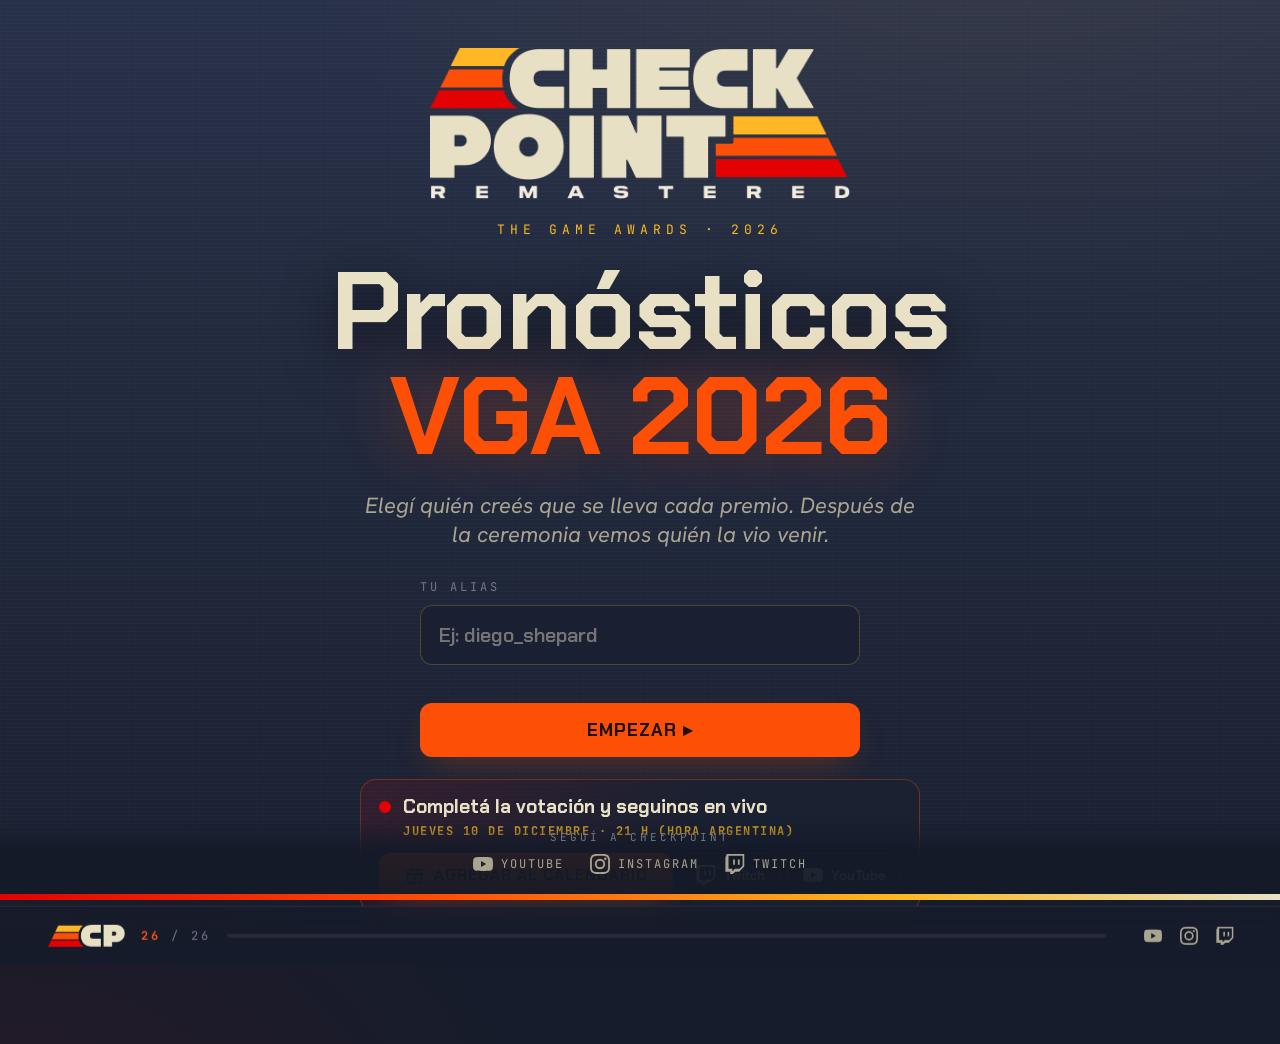
<file: index.html>
<!DOCTYPE html>
<html lang="es">
<head>
<meta charset="UTF-8">
<meta name="viewport" content="width=device-width, initial-scale=1.0">
<title>Pronósticos VGA 2026 · Checkpoint Remastered</title>
<meta name="description" content="¿Quién se lleva cada premio de The Game Awards 2026? Armá tu pronóstico y competí en el ranking de Checkpoint.">
<meta property="og:type" content="website">
<meta property="og:site_name" content="Checkpoint Remastered">
<meta property="og:title" content="Pronósticos VGA 2026 · Checkpoint Remastered">
<meta property="og:description" content="¿Quién se lleva cada premio de The Game Awards 2026? Armá tu pronóstico y competí en el ranking de Checkpoint.">
<meta property="og:url" content="https://checkpointvg.github.io/vga/">
<meta property="og:image" content="https://checkpointvg.github.io/vga/assets/og.jpg">
<meta property="og:image:width" content="1200">
<meta property="og:image:height" content="630">
<meta property="og:locale" content="es_AR">
<meta name="twitter:card" content="summary_large_image">
<meta name="theme-color" content="#222a3e">
<link rel="icon" type="image/png" sizes="64x64" href="assets/favicon.png">
<link rel="apple-touch-icon" href="assets/apple-touch-icon.png">
<link rel="preconnect" href="https://fonts.googleapis.com">
<link rel="preconnect" href="https://fonts.gstatic.com" crossorigin>
<link href="https://fonts.googleapis.com/css2?family=Chakra+Petch:wght@500;600;700&family=Hanken+Grotesk:wght@400;500;600;700&family=JetBrains+Mono:wght@500;700&display=swap" rel="stylesheet">
<link rel="stylesheet" href="styles.css?v=6d735504">
</head>
<body class="on-intro">

<div class="fx" aria-hidden="true">
    <div class="grid"></div>
    <div class="scan"></div>
    <div class="sonar"><span></span><span></span><span></span></div>
</div>
<div class="hull-stripe" aria-hidden="true"></div>

<main class="app">

    <!-- INTRO -->
    <section class="screen" id="intro">
        <img class="logo reveal" style="--d:0" src="assets/logo-cierre.png" alt="Checkpoint Remastered">
        <div class="meta reveal" style="--d:1">The Game Awards · 2026</div>
        <h1 class="reveal" style="--d:2">Pronósticos<br><em>VGA 2026</em></h1>
        <p class="sub reveal" style="--d:3">Elegí quién creés que se lleva cada premio. Después de la ceremonia vemos quién la vio venir.</p>
        <form class="alias-box reveal" style="--d:4" id="aliasForm" novalidate>
            <label for="alias">Tu alias</label>
            <input id="alias" name="alias" type="text" maxlength="40" autocomplete="nickname" placeholder="Ej: diego_shepard" required>
            <div class="err" id="aliasErr" role="alert"></div>
            <button class="btn" type="submit" id="startBtn">Empezar ▸</button>
        </form>
        <div class="live-slot reveal" style="--d:5" data-variant="intro"></div>
    </section>

    <!-- CATEGORÍA -->
    <section class="screen" id="cat">
        <div class="head reveal" style="--d:0">
            <span class="bar"></span>
            <h2 id="catTitle"></h2>
        </div>
        <div class="kicker reveal" style="--d:1" id="catKicker"></div>
        <div class="cards" id="cards"></div>
        <div class="cat-nav reveal" style="--d:9">
            <button class="btn ghost" id="prevBtn" type="button">◂ Anterior</button>
            <span class="spacer"></span>
            <span class="hint">Teclas 1–6 eligen · ← → navegan</span>
            <button class="btn" id="nextBtn" type="button">Siguiente ▸</button>
        </div>
    </section>

    <!-- RESUMEN -->
    <section class="screen" id="review">
        <div class="head reveal" style="--d:0">
            <span class="bar"></span>
            <h2>Tu boleta</h2>
        </div>
        <div class="voter reveal" style="--d:1">Votante: <b id="voterName"></b></div>
        <div class="summary" id="summary"></div>
        <div class="send-bar reveal" style="--d:6">
            <button class="btn ghost" id="backBtn" type="button">◂ Volver</button>
            <button class="btn" id="sendBtn" type="button">Enviar pronóstico ▸</button>
            <span class="note" id="sendNote" role="status"></span>
        </div>
    </section>

    <!-- FINAL -->
    <section class="screen" id="done">
        <div class="badge reveal" style="--d:0">Checkpoint guardado</div>
        <h1 class="reveal" style="--d:1">¡Voto<br>registrado!</h1>
        <p class="reveal" style="--d:2" id="doneText"></p>
        <div class="goty reveal" style="--d:3" id="gotyBox"><small>Tu Game of the Year</small><b id="gotyPick"></b></div>
        <div class="reveal" style="--d:4; display:flex; gap:12px; flex-wrap:wrap; justify-content:center">
            <a class="btn" href="ranking.html" style="text-decoration:none">Ver ranking en vivo ▸</a>
            <button class="btn ghost" id="againBtn" type="button">Cambiar mi pronóstico</button>
        </div>
        <div class="share reveal" style="--d:5" id="shareBox">
            <small>Desafiá a tus amigos</small>
            <div class="share-body">
                <button class="share-preview" id="sharePreview" type="button" aria-label="Descargar imagen de mi pronóstico"><img id="shareImg" alt="Imagen de tu pronóstico"></button>
                <div class="share-actions">
                    <button class="btn" id="shareBtn" type="button"><svg><use href="#i-share"/></svg>Compartir</button>
                    <div class="share-row">
                        <a class="share-ico" id="shareWa" target="_blank" rel="noopener" aria-label="Compartir por WhatsApp"><svg><use href="#i-whatsapp"/></svg><span>WhatsApp</span></a>
                        <button class="share-ico" id="shareIg" type="button" aria-label="Imagen para historia de Instagram"><svg><use href="#i-instagram"/></svg><span>Historia</span></button>
                        <a class="share-ico" id="shareX" target="_blank" rel="noopener" aria-label="Compartir en X"><svg><use href="#i-x"/></svg><span>X</span></a>
                        <button class="share-ico" id="shareCopy" type="button" aria-label="Copiar link"><svg><use href="#i-link"/></svg><span>Link</span></button>
                    </div>
                </div>
            </div>
        </div>
        <div class="live-slot reveal" style="--d:6" data-variant="done"></div>
    </section>

</main>

<!-- Íconos de redes (se reutilizan con <use>) -->
<svg width="0" height="0" style="position:absolute" aria-hidden="true">
    <symbol id="i-youtube" viewBox="0 0 24 24"><path d="M23.5 6.2a3 3 0 0 0-2.1-2.1C19.5 3.6 12 3.6 12 3.6s-7.5 0-9.4.5A3 3 0 0 0 .5 6.2 31 31 0 0 0 0 12a31 31 0 0 0 .5 5.8 3 3 0 0 0 2.1 2.1c1.9.5 9.4.5 9.4.5s7.5 0 9.4-.5a3 3 0 0 0 2.1-2.1A31 31 0 0 0 24 12a31 31 0 0 0-.5-5.8zM9.6 15.6V8.4l6.2 3.6-6.2 3.6z"/></symbol>
    <symbol id="i-instagram" viewBox="0 0 24 24"><path d="M12 2.2c3.2 0 3.6 0 4.8.1 3.2.1 4.8 1.7 4.9 4.9.1 1.3.1 1.6.1 4.8s0 3.6-.1 4.8c-.1 3.2-1.7 4.8-4.9 4.9-1.3.1-1.6.1-4.8.1s-3.6 0-4.8-.1c-3.3-.1-4.8-1.7-4.9-4.9C2.2 15.6 2.2 15.2 2.2 12s0-3.6.1-4.8C2.4 3.9 3.9 2.4 7.2 2.3 8.4 2.2 8.8 2.2 12 2.2zM12 0C8.7 0 8.3 0 7.1.1 2.7.3.3 2.7.1 7.1 0 8.3 0 8.7 0 12s0 3.7.1 4.9c.2 4.4 2.6 6.8 7 7 1.2.1 1.6.1 4.9.1s3.7 0 4.9-.1c4.4-.2 6.8-2.6 7-7 .1-1.2.1-1.6.1-4.9s0-3.7-.1-4.9c-.2-4.4-2.6-6.8-7-7C15.7 0 15.3 0 12 0zm0 5.8a6.2 6.2 0 1 0 0 12.4 6.2 6.2 0 0 0 0-12.4zM12 16a4 4 0 1 1 0-8 4 4 0 0 1 0 8zm6.4-11.8a1.4 1.4 0 1 0 0 2.9 1.4 1.4 0 0 0 0-2.9z"/></symbol>
    <symbol id="i-whatsapp" viewBox="0 0 24 24"><path d="M17.5 14.4c-.3-.1-1.8-.9-2-1-.3-.1-.5-.1-.7.1-.2.3-.8 1-.9 1.2-.2.2-.3.2-.6.1-.3-.1-1.3-.5-2.4-1.5-.9-.8-1.5-1.8-1.7-2.1-.2-.3 0-.5.1-.6l.4-.5c.2-.2.2-.3.3-.5.1-.2 0-.4 0-.5l-.9-2.2c-.2-.6-.5-.5-.7-.5h-.6c-.2 0-.5.1-.8.4-.3.3-1 1-1 2.5s1.1 2.9 1.2 3.1c.1.2 2.1 3.2 5.1 4.5.7.3 1.3.5 1.7.6.7.2 1.4.2 1.9.1.6-.1 1.8-.7 2-1.4.2-.7.2-1.3.2-1.4-.1-.2-.3-.3-.6-.4zM12 21.8c-1.8 0-3.5-.5-5-1.4l-.4-.2-3.7 1 1-3.6-.2-.4A9.8 9.8 0 0 1 2.2 12C2.2 6.6 6.6 2.2 12 2.2c2.6 0 5.1 1 6.9 2.9a9.7 9.7 0 0 1 2.9 6.9c0 5.4-4.4 9.8-9.8 9.8zM20.5 3.5A11.8 11.8 0 0 0 12 0C5.4 0 .1 5.3.1 11.9c0 2.1.6 4.2 1.6 6L0 24l6.3-1.7c1.7.9 3.7 1.4 5.7 1.4 6.6 0 11.9-5.3 11.9-11.9 0-3.2-1.2-6.2-3.4-8.3z"/></symbol>
    <symbol id="i-x" viewBox="0 0 24 24"><path d="M18.2 2.3h3.4l-7.4 8.4 8.7 11.5h-6.8l-5.3-7-6.1 7H1.3l7.9-9L.9 2.3h7l4.8 6.4 5.5-6.4zm-1.2 17.9h1.9L7 4.2H5l12 16z"/></symbol>
    <symbol id="i-link" viewBox="0 0 24 24" fill="none" stroke="currentColor" stroke-width="2.2" stroke-linecap="round"><path d="M10 14a5 5 0 0 0 7 0l3-3a5 5 0 0 0-7-7l-1 1"/><path d="M14 10a5 5 0 0 0-7 0l-3 3a5 5 0 0 0 7 7l1-1"/></symbol>
    <symbol id="i-share" viewBox="0 0 24 24" fill="none" stroke="currentColor" stroke-width="2.4" stroke-linecap="round" stroke-linejoin="round"><path d="M12 15V3M7 8l5-5 5 5"/><path d="M5 12v7a2 2 0 0 0 2 2h10a2 2 0 0 0 2-2v-7"/></symbol>
    <symbol id="i-calendar" viewBox="0 0 24 24" fill="none" stroke="currentColor" stroke-width="2.2" stroke-linecap="round" stroke-linejoin="round"><rect x="3" y="5" width="18" height="16" rx="2.5"/><path d="M3 10h18M8 3v4M16 3v4M12 13.5v4M10 15.5h4"/></symbol>
    <symbol id="i-twitch" viewBox="0 0 24 24"><path d="M2.1 0 .5 4.2v17h5.7V24h3.2l3-2.8h4.6l6.1-6.1V0H2.1zm19 14.1-3.6 3.6h-5.7l-3 3v-3H4.2V2.1h16.9v12zM17.6 6.6v6.2h-2.1V6.6h2.1zm-5.7 0v6.2H9.8V6.6h2.1z"/></symbol>
</svg>

<footer class="site-foot">
    <small>Seguí a Checkpoint</small>
    <nav class="social" aria-label="Redes de Checkpoint">
        <a href="https://www.youtube.com/@CheckpointVG" target="_blank" rel="noopener" aria-label="YouTube"><svg><use href="#i-youtube"/></svg><span>YouTube</span></a>
        <a href="https://www.instagram.com/podcheckpoint/" target="_blank" rel="noopener" aria-label="Instagram"><svg><use href="#i-instagram"/></svg><span>Instagram</span></a>
        <a href="https://www.twitch.tv/checkpointvg" target="_blank" rel="noopener" aria-label="Twitch"><svg><use href="#i-twitch"/></svg><span>Twitch</span></a>
    </nav>
</footer>

<!-- Aviso "Guardado" al elegir -->
<div class="toast" id="toast" role="status" aria-live="polite"><span class="ok">✓</span><small>Guardado</small><span class="t" id="toastText"></span></div>

<!-- Cortina entre categorías -->
<div class="wipe" id="wipe" aria-hidden="true">
    <div class="wipe-panel">
        <div class="bands l"><i></i><i></i><i></i></div>
        <div class="wipe-txt"><small id="wipeKicker"></small><b id="wipeTitle"></b></div>
        <div class="bands r"><i></i><i></i><i></i></div>
    </div>
</div>

<div class="hud">
    <img src="assets/logo-mini.png" alt="" aria-hidden="true">
    <span class="count" id="hudCount" aria-hidden="true"></span>
    <div class="track" aria-hidden="true"><div class="fill" id="hudFill"></div></div>
    <span class="who" id="hudWho" aria-hidden="true"></span>
    <nav class="social" aria-label="Redes de Checkpoint">
        <a href="https://www.youtube.com/@CheckpointVG" target="_blank" rel="noopener" aria-label="YouTube"><svg><use href="#i-youtube"/></svg></a>
        <a href="https://www.instagram.com/podcheckpoint/" target="_blank" rel="noopener" aria-label="Instagram"><svg><use href="#i-instagram"/></svg></a>
        <a href="https://www.twitch.tv/checkpointvg" target="_blank" rel="noopener" aria-label="Twitch"><svg><use href="#i-twitch"/></svg></a>
    </nav>
</div>

<script src="config.js?v=ca9227f1"></script>
<script>

/* Fecha de cierre opcional (hora local del votante). null = sin cierre. Ej: '2026-12-10T21:00:00-03:00' */
const CIERRE = null;

const STORE = 'vga2026-v1';
const cats = CATS;
const GOTY = cats.find(c => c.nombre === 'Game of the Year');
const $ = id => document.getElementById(id);

/* ---------- estado ---------- */
let state = { alias: '', picks: {}, step: -1, sent: false };
try { Object.assign(state, JSON.parse(localStorage.getItem(STORE) || '{}')); } catch (e) {}
const save = () => { try { localStorage.setItem(STORE, JSON.stringify(state)); } catch (e) {} };

/* ---------- pantallas ---------- */
function show(id) {
    document.querySelectorAll('.screen').forEach(s => s.classList.remove('active', 'shown'));
    const el = $(id);
    el.classList.add('active');
    document.body.classList.toggle('on-intro', id === 'intro');
    document.body.classList.toggle('on-done', id === 'done');
    window.scrollTo({ top: 0 });
    void el.offsetWidth; // fuerza reflow para que la transición de entrada arranque
    el.classList.add('shown');
    updateHud();
}

function updateHud() {
    const n = Object.keys(state.picks).filter(k => state.picks[k]).length;
    $('hudFill').style.width = (n / cats.length * 100) + '%';
    const pos = state.step >= 0 && state.step < cats.length ? state.step + 1 : cats.length;
    $('hudCount').innerHTML = `<b>${String(pos).padStart(2, '0')}</b> / ${cats.length}`;
    $('hudWho').textContent = state.alias;
}

const pad = n => String(n).padStart(2, '0');
const esc = s => s.replace(/[&<>"]/g, c => ({ '&': '&amp;', '<': '&lt;', '>': '&gt;', '"': '&quot;' }[c]));
const initials = s => esc(s.replace(/^(The|A)\s+/i, '').split(/[\s:]+/).filter(w => /^[A-Za-z0-9]/.test(w)).slice(0, 2).map(w => w[0]).join('').toUpperCase());
/* "Actor — Juego" → nombre grande + juego chico */
function splitName(s) {
    const i = s.indexOf(' — ');
    return i < 0 ? { name: s, game: '' } : { name: s.slice(0, i), game: s.slice(i + 3) };
}

/* ---------- transiciones ---------- */
const REDUCE = window.matchMedia && matchMedia('(prefers-reduced-motion: reduce)').matches;
let busy = false;
/* Cortina con las franjas del logo: tapa la pantalla, cambia el contenido por debajo y se va. */
function wipeTo(kicker, title, dir, swap) {
    if (REDUCE) { swap(); return; }
    busy = true;
    const w = $('wipe');
    $('wipeKicker').innerHTML = kicker;
    $('wipeTitle').textContent = title;
    w.className = 'wipe ' + (dir < 0 ? 'back' : 'fwd');
    void w.offsetWidth;
    w.classList.add('in');
    setTimeout(() => { swap(); w.classList.add('out'); }, 460);
    setTimeout(() => { w.className = 'wipe'; busy = false; }, 900);
}
function goCat(i, dir = 1) {
    const c = cats[i];
    wipeTo(`Categoría ${pad(i + 1)} / ${cats.length}`, c === GOTY ? 'Game of the Year' : c.nombre, dir, () => renderCat(i));
}
function goReview(dir = 1) {
    wipeTo('Revisá tus elecciones', 'Tu boleta', dir, renderReview);
}

let toastTimer = null;
function toast(text) {
    $('toastText').textContent = text;
    $('toast').classList.add('show');
    clearTimeout(toastTimer);
    toastTimer = setTimeout(() => $('toast').classList.remove('show'), 2200);
}

const allPicked = () => cats.every(c => state.picks[c.entry]);

/* ---------- categoría ---------- */
let advanceTimer = null;
function renderCat(i) {
    clearTimeout(advanceTimer);
    state.step = i; save();
    const c = cats[i];
    $('catTitle').textContent = c.nombre;
    $('catKicker').innerHTML = `Categoría <b>${pad(i + 1)}</b> / ${cats.length} · ` +
        (c === GOTY ? '<b>El final boss</b>' : `${c.nominados.length} nominados`);
    const picked = state.picks[c.entry];
    const box = $('cards');
    box.classList.toggle('has-pick', !!picked);
    box.innerHTML = c.nominados.map((nom, k) => {
        const { name, game } = splitName(nom);
        const title = game || name;
        return `<button type="button" class="card reveal${nom === picked ? ' picked' : ''}" style="--d:${k + 2}" data-k="${k}" aria-pressed="${nom === picked}">
            <span class="cover" aria-hidden="true">${initials(title)}<img src="assets/covers/${slug(title)}.jpg" alt="" loading="lazy" onload="if(this.naturalWidth>this.naturalHeight)this.classList.add('wide')" onerror="this.remove()"></span>
            <span class="body">
                <span class="num">${pad(k + 1)}<span class="check"><svg viewBox="0 0 16 16" fill="none" stroke="#1a1208" stroke-width="2.6" stroke-linecap="round" stroke-linejoin="round"><path d="M3 8.5l3.2 3L13 4.5"/></svg></span></span>
                <span class="name">${esc(name)}${game ? `<span class="game">${esc(game)}</span>` : ''}</span>
            </span>
        </button>`;
    }).join('');
    $('prevBtn').disabled = false;
    $('nextBtn').textContent = nextLabel(i, picked);
    show('cat');
}
function nextLabel(i, picked) {
    if (state.editing || (picked && allPicked())) return 'Volver a la boleta ▸';
    return i === cats.length - 1 ? 'Revisar ▸' : (picked ? 'Siguiente ▸' : 'Saltear ▸');
}

function pick(k) {
    if (busy) return;
    const i = state.step, c = cats[i];
    const nom = c.nominados[k];
    if (nom === undefined) return;
    state.picks[c.entry] = nom; save();
    const box = $('cards');
    box.classList.add('has-pick');
    box.querySelectorAll('.card').forEach(b => {
        const on = +b.dataset.k === k;
        b.classList.toggle('picked', on);
        b.classList.remove('stamp');
        b.setAttribute('aria-pressed', on);
        if (on) { void b.offsetWidth; b.classList.add('stamp'); }
    });
    $('nextBtn').textContent = nextLabel(i, nom);
    toast(splitName(nom).name);
    updateHud();
    clearTimeout(advanceTimer);
    advanceTimer = setTimeout(next, 750); // tiempo para ver la confirmación antes de la cortina
}

/* Si se está editando desde la boleta, o ya está todo elegido, vuelve directo a la boleta. */
function next() {
    if (busy) return;
    clearTimeout(advanceTimer);
    const picked = state.picks[cats[state.step].entry];
    if (state.editing || (picked && allPicked()) || state.step >= cats.length - 1) goReview(1);
    else goCat(state.step + 1, 1);
}
function prev() {
    if (busy) return;
    clearTimeout(advanceTimer);
    if (state.editing) goReview(-1);
    else if (state.step > 0) goCat(state.step - 1, -1);
    else { state.step = -1; save(); show('intro'); }
}

$('cards').addEventListener('click', e => {
    const b = e.target.closest('.card');
    if (b) pick(+b.dataset.k);
});
$('nextBtn').onclick = next;
$('prevBtn').onclick = prev;

document.addEventListener('keydown', e => {
    if (!$('cat').classList.contains('active') || e.target.tagName === 'INPUT') return;
    if (e.key === 'ArrowRight') next();
    else if (e.key === 'ArrowLeft') prev();
    else if (/^[1-9]$/.test(e.key)) pick(+e.key - 1);
});

/* ---------- intro ---------- */
$('alias').value = state.alias || '';
$('aliasForm').addEventListener('submit', e => {
    e.preventDefault();
    const v = $('alias').value.trim().replace(/\s+/g, ' ');
    if (v.length < 2) { $('aliasErr').textContent = 'Poné un alias de al menos 2 letras.'; $('alias').focus(); return; }
    $('aliasErr').textContent = '';
    state.alias = v; state.editing = false; save();
    if (state.step >= cats.length) goReview(1);
    else goCat(state.step >= 0 ? state.step : 0, 1);
});

/* ---------- resumen ---------- */
function renderReview() {
    clearTimeout(advanceTimer);
    state.step = cats.length; state.editing = false; save();
    $('voterName').textContent = state.alias;
    $('summary').innerHTML = cats.map((c, i) => {
        const p = state.picks[c.entry];
        return `<button type="button" class="row reveal${p ? '' : ' empty'}" style="--d:${Math.min(i, 12) * .35 + 2}" data-i="${i}">
            <span class="idx">${pad(i + 1)}</span>
            <span class="txt"><span class="cat">${esc(c.nombre)}</span><span class="pick">${p ? esc(p) : 'Sin elegir'}</span></span>
            <span class="edit">Editar</span>
        </button>`;
    }).join('');
    const missing = cats.filter(c => !state.picks[c.entry]).length;
    $('sendNote').className = 'note';
    $('sendNote').textContent = missing ? `Te faltan ${missing} categorías (podés enviar igual).` : '';
    $('sendBtn').disabled = false;
    $('sendBtn').textContent = 'Enviar pronóstico ▸';
    show('review');
    if (lastEdited >= 0) { // volver a la fila recién editada y resaltarla
        const row = document.querySelector(`.row[data-i="${lastEdited}"]`);
        lastEdited = -1;
        if (row) { row.scrollIntoView({ block: 'center' }); row.classList.add('edited'); }
    }
}
let lastEdited = -1;
$('summary').addEventListener('click', e => {
    const r = e.target.closest('.row');
    if (!r || busy) return;
    state.editing = true; save();          // al elegir, vuelve directo a la boleta
    lastEdited = +r.dataset.i;
    goCat(+r.dataset.i, -1);
});
$('backBtn').onclick = () => { if (!busy) { state.editing = false; goCat(cats.length - 1, -1); } };

/* ---------- envío a Google Forms ---------- */
async function send() {
    if (CIERRE && Date.now() > new Date(CIERRE).getTime()) {
        $('sendNote').className = 'note err';
        $('sendNote').textContent = 'La votación ya cerró.';
        return;
    }
    const body = new URLSearchParams();
    body.append(CONFIG.aliasEntry, state.alias);
    cats.forEach(c => { if (state.picks[c.entry]) body.append(c.entry, state.picks[c.entry]); });

    $('sendBtn').disabled = true;
    $('sendBtn').textContent = 'Enviando…';
    $('sendNote').className = 'note';
    $('sendNote').textContent = '';
    try {
        // no-cors: Google no deja leer la respuesta; si la red responde, lo damos por enviado.
        await fetch(CONFIG.formAction, { method: 'POST', mode: 'no-cors', body });
        state.sent = true; save();
        renderDone();
    } catch (err) {
        $('sendBtn').disabled = false;
        $('sendBtn').textContent = 'Reintentar ▸';
        $('sendNote').className = 'note err';
        $('sendNote').textContent = 'No se pudo enviar. Revisá tu conexión y probá de nuevo.';
    }
}
$('sendBtn').onclick = send;

/* ---------- final ---------- */
function renderDone() {
    const n = cats.filter(c => state.picks[c.entry]).length;
    $('doneText').textContent = `${state.alias}, tu pronóstico de ${n} categorías quedó guardado. Si lo cambiás, cuenta el último que envíes.`;
    const goty = GOTY && state.picks[GOTY.entry];
    $('gotyBox').style.display = goty ? '' : 'none';
    $('gotyPick').textContent = goty || '';
    show('done');
    setupShare();
}

/* ---------- compartir ---------- */
const SITE_URL = 'https://checkpointvg.github.io/vga/';
/* categorías que aparecen en la imagen, además del GOTY */
const SHARE_CATS = ['Best Game Direction', 'Best Narrative', 'Best Art Direction'];
let shareFile = null;

function shareText() {
    const goty = GOTY && state.picks[GOTY.entry];
    return (goty ? `Mi Game of the Year 2026 es ${goty} 🏆 ` : 'Ya hice mi pronóstico de los VGA 2026 🏆 ')
        + '¿Vos quién creés que gana? Armá tu pronóstico y competí en el ranking de Checkpoint:';
}

function loadImg(src) {
    return new Promise(res => { const i = new Image(); i.onload = () => res(i); i.onerror = () => res(null); i.src = src; });
}
const coverSrc = name => `assets/covers/${slug(splitName(name).game || name)}.jpg`;

/* Dibuja la imagen dentro de la caja (x,y,w,h): portadas llenan, logos anchos se ven completos. */
function drawCover(ctx, img, name, x, y, w, h, r) {
    ctx.save();
    ctx.beginPath(); ctx.roundRect(x, y, w, h, r); ctx.clip();
    ctx.fillStyle = '#1c2334'; ctx.fillRect(x, y, w, h);
    if (img) {
        const ir = img.width / img.height, br = w / h;
        if (ir > 1.15) { // logo apaisado: contener
            const dw = w * .88, dh = dw / ir;
            ctx.drawImage(img, x + (w - dw) / 2, y + (h - dh) / 2, dw, dh);
        } else { // portada: cubrir
            let sw = img.width, sh = img.height, sx = 0, sy = 0;
            if (ir > br) { sw = sh * br; sx = (img.width - sw) / 2; } else { sh = sw / br; sy = (img.height - sh) / 2; }
            ctx.drawImage(img, sx, sy, sw, sh, x, y, w, h);
        }
    } else {
        ctx.fillStyle = '#e8e1c5'; ctx.font = `700 ${Math.round(h * .28)}px "Chakra Petch"`;
        ctx.textAlign = 'center'; ctx.textBaseline = 'middle';
        ctx.fillText(initials(name).replace(/&amp;/g, '&'), x + w / 2, y + h / 2);
    }
    ctx.restore();
}

/* Texto con corte de línea; devuelve la y final. */
function wrap(ctx, text, x, y, maxW, lh, maxLines) {
    const words = text.split(' '); let line = '', lines = [];
    words.forEach(w => {
        const t = line ? line + ' ' + w : w;
        if (ctx.measureText(t).width > maxW && line) { lines.push(line); line = w; } else line = t;
    });
    if (line) lines.push(line);
    if (lines.length > maxLines) { lines = lines.slice(0, maxLines); lines[maxLines - 1] = lines[maxLines - 1].replace(/\s*\S*$/, '…'); }
    lines.forEach((l, i) => ctx.fillText(l, x, y + i * lh));
    return y + lines.length * lh;
}

async function buildShareImage() {
    const W = 1080, H = 1920;
    const cv = document.createElement('canvas'); cv.width = W; cv.height = H;
    const ctx = cv.getContext('2d');
    await Promise.all(['700 40px "Chakra Petch"', '600 40px "Hanken Grotesk"', '700 40px "JetBrains Mono"'].map(f => document.fonts.load(f).catch(() => {})));

    // fondo
    const bg = ctx.createLinearGradient(0, 0, 0, H);
    bg.addColorStop(0, '#2b3550'); bg.addColorStop(.45, '#222a3e'); bg.addColorStop(1, '#141a28');
    ctx.fillStyle = bg; ctx.fillRect(0, 0, W, H);
    const glow = ctx.createRadialGradient(W * .8, 120, 0, W * .8, 120, 900);
    glow.addColorStop(0, 'rgba(251,185,32,0.16)'); glow.addColorStop(1, 'rgba(251,185,32,0)');
    ctx.fillStyle = glow; ctx.fillRect(0, 0, W, H);
    ctx.strokeStyle = 'rgba(255,255,255,0.035)'; ctx.lineWidth = 2;
    for (let gx = 0; gx < W; gx += 60) { ctx.beginPath(); ctx.moveTo(gx, 0); ctx.lineTo(gx, H); ctx.stroke(); }
    for (let gy = 0; gy < H; gy += 60) { ctx.beginPath(); ctx.moveTo(0, gy); ctx.lineTo(W, gy); ctx.stroke(); }
    // franjas del logo arriba y abajo
    [['#e30102', 0], ['#fd5006', 14], ['#fbb920', 28]].forEach(([c, o]) => {
        ctx.fillStyle = c; ctx.fillRect(0, o, W, 14); ctx.fillRect(0, H - 42 + o, W, 14);
    });

    const goty = GOTY && state.picks[GOTY.entry];
    const picks = SHARE_CATS.map(n => cats.find(c => c.nombre === n)).filter(c => c && state.picks[c.entry]);
    const [logo, gotyImg, ...thumbs] = await Promise.all([
        loadImg('assets/logo-cierre.png'),
        goty ? loadImg(coverSrc(goty)) : null,
        ...picks.map(c => loadImg(coverSrc(state.picks[c.entry]))),
    ]);

    ctx.textAlign = 'center'; ctx.textBaseline = 'alphabetic';
    if (logo) { const lw = 520, lh = lw * logo.height / logo.width; ctx.drawImage(logo, (W - lw) / 2, 92, lw, lh); }
    ctx.fillStyle = '#fbb920'; ctx.font = '700 30px "JetBrains Mono"';
    ctx.fillText('THE GAME AWARDS · 2026', W / 2, 380);
    ctx.fillStyle = '#fd5006'; ctx.font = '700 110px "Chakra Petch"';
    ctx.shadowColor = 'rgba(253,80,6,0.45)'; ctx.shadowBlur = 50;
    ctx.fillText('MI PRONÓSTICO', W / 2, 488);
    ctx.shadowBlur = 0;

    // GOTY
    let y = 545;
    if (goty) {
        const cw = 360, ch = 480, cx = (W - cw) / 2;
        ctx.save(); ctx.shadowColor = 'rgba(0,0,0,0.55)'; ctx.shadowBlur = 60; ctx.shadowOffsetY = 24;
        ctx.fillStyle = '#1c2334'; ctx.beginPath(); ctx.roundRect(cx, y, cw, ch, 22); ctx.fill(); ctx.restore();
        drawCover(ctx, gotyImg, goty, cx, y, cw, ch, 22);
        ctx.strokeStyle = '#fbb920'; ctx.lineWidth = 5; ctx.beginPath(); ctx.roundRect(cx, y, cw, ch, 22); ctx.stroke();
        // sello
        ctx.fillStyle = '#fd5006'; ctx.beginPath(); ctx.roundRect(W / 2 - 190, y + ch - 30, 380, 60, 30); ctx.fill();
        ctx.fillStyle = '#1a1208'; ctx.font = '700 28px "JetBrains Mono"'; ctx.fillText('GAME OF THE YEAR', W / 2, y + ch + 10);
        y += ch + 96;
        ctx.fillStyle = '#e8e1c5'; ctx.font = '700 64px "Chakra Petch"';
        y = wrap(ctx, goty, W / 2, y, 900, 70, 2) - 10;
    }

    // otras categorías
    if (picks.length) {
        const rowH = 112, gap = 12, x0 = 110, rw = W - 220;
        const fit = Math.max(0, Math.floor((H - 268 - y) / (rowH + gap)));
        picks.splice(fit);
        picks.forEach((c, i) => {
            const ry = y + i * (rowH + gap), name = state.picks[c.entry];
            ctx.fillStyle = 'rgba(26,33,49,0.85)'; ctx.beginPath(); ctx.roundRect(x0, ry, rw, rowH, 16); ctx.fill();
            ctx.fillStyle = '#fd5006'; ctx.fillRect(x0, ry, 7, rowH);
            drawCover(ctx, thumbs[i], name, x0 + 22, ry + 12, 66, 88, 8);
            ctx.textAlign = 'left';
            ctx.fillStyle = '#737788'; ctx.font = '700 22px "JetBrains Mono"';
            ctx.fillText(c.nombre.toUpperCase(), x0 + 110, ry + 44);
            ctx.fillStyle = '#e8e1c5'; ctx.font = '700 38px "Chakra Petch"';
            const sn = splitName(name);
            wrap(ctx, sn.game ? `${sn.name} (${sn.game})` : sn.name, x0 + 110, ry + 88, rw - 134, 40, 1);
            ctx.textAlign = 'center';
        });
    }

    // pie
    ctx.fillStyle = '#aaa591'; ctx.font = '600 34px "Hanken Grotesk"';
    ctx.fillText(`por ${state.alias}`, W / 2, H - 230);
    ctx.fillStyle = '#fbb920'; ctx.font = '700 46px "Chakra Petch"';
    ctx.fillText('¿ME GANÁS? ARMÁ EL TUYO', W / 2, H - 160);
    ctx.fillStyle = '#e8e1c5'; ctx.font = '700 32px "JetBrains Mono"';
    ctx.fillText('checkpointvg.github.io/vga', W / 2, H - 105);

    return new Promise(res => cv.toBlob(b => res(b), 'image/jpeg', 0.92));
}

function downloadShare() {
    if (!shareFile) return;
    const a = document.createElement('a');
    a.href = URL.createObjectURL(shareFile); a.download = shareFile.name;
    document.body.appendChild(a); a.click(); a.remove();
    setTimeout(() => URL.revokeObjectURL(a.href), 4000);
}

async function setupShare() {
    const text = shareText();
    $('shareWa').href = 'https://wa.me/?text=' + encodeURIComponent(text + ' ' + SITE_URL);
    $('shareX').href = 'https://x.com/intent/post?text=' + encodeURIComponent(text) + '&url=' + encodeURIComponent(SITE_URL);
    try {
        const blob = await buildShareImage();
        shareFile = new File([blob], `pronostico-vga2026-${slug(state.alias) || 'checkpoint'}.jpg`, { type: 'image/jpeg' });
        $('shareImg').src = URL.createObjectURL(blob);
        $('sharePreview').hidden = false;
    } catch (e) { shareFile = null; $('sharePreview').hidden = true; }
}

const canShareFile = () => shareFile && navigator.canShare && navigator.canShare({ files: [shareFile] });

$('shareBtn').onclick = async () => {
    const data = { title: 'Pronósticos VGA 2026 · Checkpoint', text: shareText(), url: SITE_URL };
    try {
        if (canShareFile()) await navigator.share({ files: [shareFile], text: data.text + ' ' + SITE_URL });
        else if (navigator.share) await navigator.share(data);
        else { downloadShare(); await copyLink(true); }
    } catch (e) { /* el usuario canceló */ }
};
/* Instagram no acepta links desde la web: se comparte la imagen (celular) o se descarga para subirla. */
$('shareIg').onclick = async () => {
    if (canShareFile()) { try { await navigator.share({ files: [shareFile] }); } catch (e) {} return; }
    downloadShare();
    toast('Imagen descargada · subila a tu historia');
};
$('sharePreview').onclick = () => { downloadShare(); toast('Imagen descargada'); };
async function copyLink(withImage) {
    try { await navigator.clipboard.writeText(shareText() + ' ' + SITE_URL); toast(withImage === true ? 'Imagen descargada y link copiado' : 'Link copiado'); }
    catch (e) { prompt('Copiá el link:', SITE_URL); }
}
$('shareCopy').onclick = copyLink;

/* ---------- en vivo + calendario ---------- */
const LIVE = {
    // Jueves 10/12/2026 21:00 hora argentina (UTC-3) = 11/12 00:00 UTC
    start: '20261211T000000Z', end: '20261211T030000Z',
    title: 'The Game Awards 2026 en vivo con Checkpoint',
    twitch: 'https://www.twitch.tv/checkpointvg',
    youtube: 'https://www.youtube.com/@CheckpointVG',
};
const LIVE_END = Date.UTC(2026, 11, 11, 3);
function googleCalUrl() {
    const details = `Seguí The Game Awards en vivo con Checkpoint Remastered y mirá en el ranking quién la vio venir.\n\nTwitch: ${LIVE.twitch}\nYouTube: ${LIVE.youtube}\n\nTu pronóstico: ${SITE_URL}`;
    return 'https://calendar.google.com/calendar/render?' + new URLSearchParams({
        action: 'TEMPLATE', text: LIVE.title, dates: `${LIVE.start}/${LIVE.end}`,
        details, location: LIVE.twitch, ctz: 'America/Argentina/Buenos_Aires',
    });
}
function renderLive() {
    if (Date.now() > LIVE_END) { document.querySelectorAll('.live-slot').forEach(e => e.remove()); return; }
    document.querySelectorAll('.live-slot').forEach(slot => {
        const intro = slot.dataset.variant === 'intro';
        slot.innerHTML = `
        <div class="live">
            <div class="live-head">
                <span class="live-dot" aria-hidden="true"></span>
                <div>
                    <b>${intro ? 'Completá la votación y seguinos en vivo' : 'Seguinos en vivo el día de The Game Awards'}</b>
                    <small>Jueves 10 de diciembre · 21 h (hora argentina)</small>
                </div>
            </div>
            <div class="live-actions">
                <div class="cal">
                    <button class="btn cal-btn" type="button" aria-haspopup="true" aria-expanded="false"><svg><use href="#i-calendar"/></svg>Agregar al calendario</button>
                    <div class="cal-menu" hidden>
                        <a href="${googleCalUrl()}" target="_blank" rel="noopener">Google Calendar</a>
                        <a href="assets/vga2026-en-vivo.ics" download="the-game-awards-checkpoint.ics">Apple / Outlook / otro (.ics)</a>
                    </div>
                </div>
                <a class="live-link tw" href="${LIVE.twitch}" target="_blank" rel="noopener" aria-label="Twitch"><svg><use href="#i-twitch"/></svg><span>Twitch</span></a>
                <a class="live-link yt" href="${LIVE.youtube}" target="_blank" rel="noopener" aria-label="YouTube"><svg><use href="#i-youtube"/></svg><span>YouTube</span></a>
            </div>
        </div>`;
    });
}
document.addEventListener('click', e => {
    const btn = e.target.closest('.cal-btn');
    document.querySelectorAll('.cal-menu').forEach(m => {
        const mine = btn && m.previousElementSibling === btn;
        m.hidden = mine ? !m.hidden : true;
        m.previousElementSibling.setAttribute('aria-expanded', String(!m.hidden));
    });
    if (e.target.closest('.cal-menu a')) setTimeout(() => document.querySelectorAll('.cal-menu').forEach(m => m.hidden = true), 0);
});
renderLive();
$('againBtn').onclick = () => { state.sent = false; save(); renderReview(); };

/* ---------- arranque ---------- */
if (CIERRE && Date.now() > new Date(CIERRE).getTime() && !state.sent) {
    $('intro').querySelector('.sub').textContent = 'La votación ya cerró. ¡Nos vemos en la ceremonia!';
    $('aliasForm').style.display = 'none';
    show('intro');
} else if (state.sent) renderDone();
else show('intro');
</script>
<script src="toasty.js?v=925360a1" defer></script>
</body>
</html>
</file>
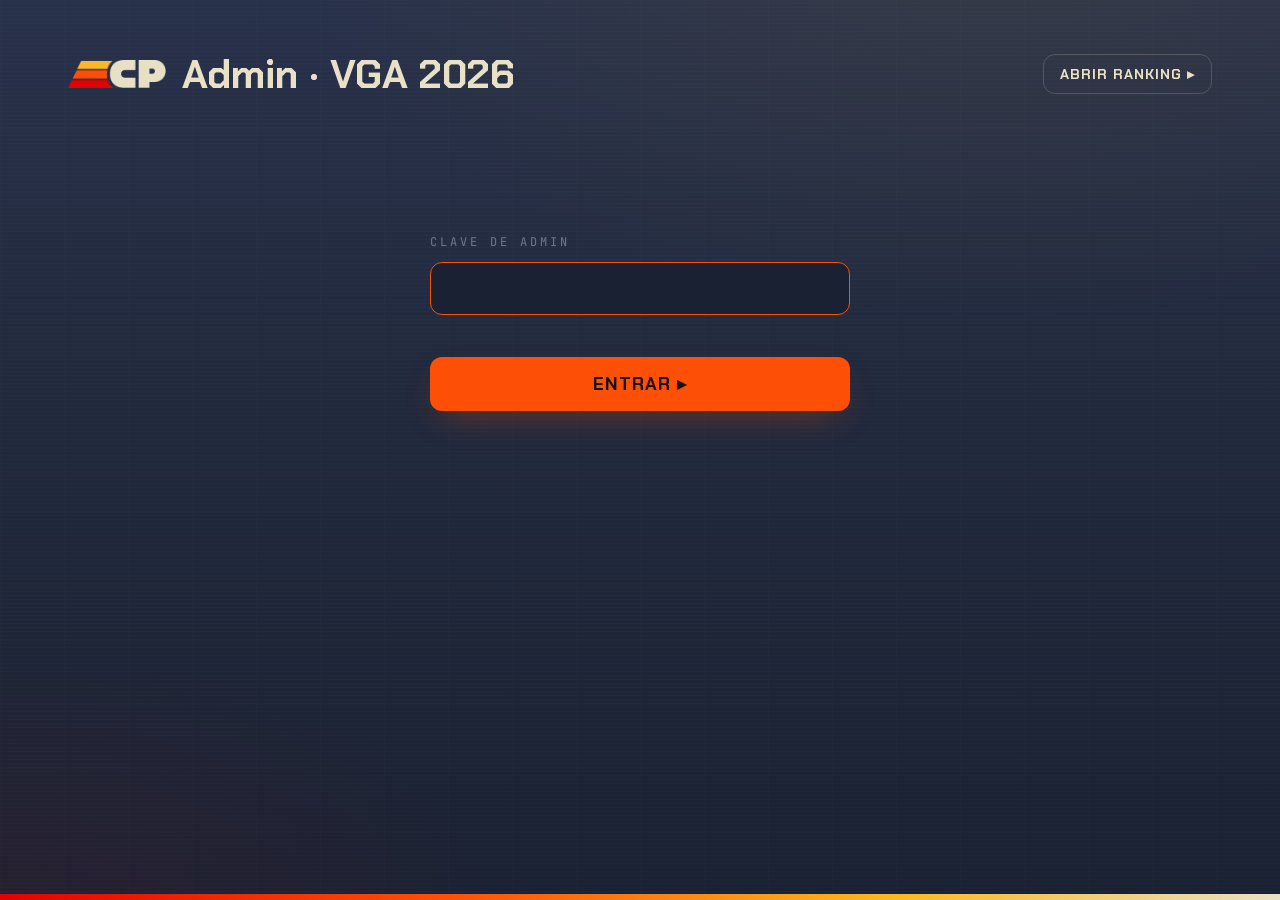
<file: admin.html>
<!DOCTYPE html>
<html lang="es">
<head>
<meta charset="UTF-8">
<meta name="viewport" content="width=device-width, initial-scale=1.0">
<meta name="robots" content="noindex">
<title>Admin · Pronósticos VGA 2026</title>
<link rel="icon" type="image/png" sizes="64x64" href="assets/favicon.png">
<link rel="preconnect" href="https://fonts.googleapis.com">
<link rel="preconnect" href="https://fonts.gstatic.com" crossorigin>
<link href="https://fonts.googleapis.com/css2?family=Chakra+Petch:wght@500;600;700&family=Hanken+Grotesk:wght@400;500;600;700&family=JetBrains+Mono:wght@500;700&display=swap" rel="stylesheet">
<link rel="stylesheet" href="styles.css?v=6d735504">
<style>
[hidden] { display: none !important; }
.app { max-width: 1240px; padding-bottom: 60px; }
.topbar { display: flex; align-items: center; gap: 16px; flex-wrap: wrap; margin-bottom: 26px; }
.topbar img { height: 28px; }
.topbar h1 { font: 700 clamp(26px, 4vw, 40px) var(--font-display); }
.topbar .spacer { flex: 1; }
.btn.sm { padding: 10px 16px; font-size: 14px; }
a.btn { text-decoration: none; }

/* login */
.login { margin: 12vh auto 0; width: min(420px, 100%); display: flex; flex-direction: column; gap: 12px; }
.login input {
    width: 100%; padding: 14px 16px; border-radius: 12px; font: 600 18px var(--font-mono); color: var(--text);
    background: rgba(26,33,50,0.9); border: 1px solid rgba(251,185,32,0.25); outline: none;
}
.login input:focus { border-color: var(--accent); }
.login .err { min-height: 18px; color: var(--hot); font-size: 14px; }
.login label, .stat small {
    font-family: var(--font-mono); font-size: 12px; letter-spacing: 3px; color: var(--dim); text-transform: uppercase;
}

/* estado */
.stats { display: flex; gap: 12px; flex-wrap: wrap; margin-bottom: 22px; }
.stat {
    flex: 1 1 160px; padding: 14px 18px; border-radius: 14px;
    background: rgba(34,42,62,0.8); border: 1px solid var(--panel-line);
}
.stat b { display: block; margin-top: 4px; font: 700 28px var(--font-display); }
.stat b em { font-style: normal; color: var(--accent); }
.status { font-family: var(--font-mono); font-size: 12px; letter-spacing: 2px; color: var(--muted); text-transform: uppercase; min-height: 18px; margin-bottom: 14px; }
.status.err { color: var(--hot); }

.layout { display: grid; gap: 22px; grid-template-columns: 1fr; }
@media (min-width: 1040px) { .layout { grid-template-columns: 1fr 340px; align-items: start; } }

/* categorías */
.cat {
    border-radius: 16px; margin-bottom: 14px; overflow: hidden;
    background: linear-gradient(180deg, rgba(46,56,80,0.85), rgba(34,42,62,0.85));
    border: 1px solid var(--panel-line);
}
.cat.done { border-color: rgba(253,80,6,0.45); }
.cat > header { display: flex; align-items: center; gap: 12px; padding: 14px 18px; cursor: pointer; user-select: none; }
.cat .idx { font-family: var(--font-mono); font-size: 12px; color: var(--dim); width: 22px; }
.cat h3 { flex: 1; font: 600 20px var(--font-display); }
.cat .state { font-family: var(--font-mono); font-size: 11px; letter-spacing: 2px; text-transform: uppercase; color: var(--dim); text-align: right; }
.cat.done .state { color: var(--accent-2); }
.cat .chev { color: var(--dim); transition: transform .3s; }
.cat.open .chev { transform: rotate(90deg); }
.cat .noms { display: none; padding: 0 14px 14px; gap: 8px; grid-template-columns: 1fr; }
.cat.open .noms { display: grid; }
@media (min-width: 700px) { .cat .noms { grid-template-columns: 1fr 1fr; } }

.nom {
    position: relative; display: flex; align-items: center; gap: 12px; text-align: left; width: 100%;
    padding: 8px 12px 8px 8px; border-radius: 12px; overflow: hidden;
    background: rgba(22,28,43,0.7); border: 1px solid var(--panel-line);
    transition: border-color .2s, transform .2s var(--ease-out-expo);
}
.nom:hover { border-color: rgba(251,185,32,0.35); transform: translateY(-1px); }
.nom .pct { position: absolute; left: 0; top: 0; bottom: 0; background: rgba(251,185,32,0.07); pointer-events: none; transition: width .6s var(--ease-out-expo); }
.nom .thumb {
    position: relative; flex: none; width: 42px; aspect-ratio: 3 / 4; border-radius: 6px; overflow: hidden;
    background: #1c2334; display: grid; place-items: center; font: 700 13px var(--font-display); color: rgba(232,225,197,0.3);
}
.nom .thumb img { position: absolute; inset: 0; width: 100%; height: 100%; object-fit: cover; max-width: none; max-height: none; }
.nom .thumb img.wide { object-fit: contain; padding: 3px; }
.nom .t { position: relative; flex: 1; min-width: 0; font: 600 16px/1.15 var(--font-display); }
.nom .t small { display: block; font: italic 500 13px var(--font-body); color: var(--muted); }
.nom .votes { position: relative; flex: none; font-family: var(--font-mono); font-size: 12px; color: var(--muted); text-align: right; }
.nom .votes b { color: var(--text); }
.nom.win { border-color: var(--accent); background: linear-gradient(90deg, rgba(253,80,6,0.22), rgba(22,28,43,0.85)); box-shadow: 0 0 0 1px var(--accent); }
.nom.win::after {
    content: "GANADOR"; position: absolute; right: 10px; top: 6px;
    font: 700 9px var(--font-mono); letter-spacing: 2px; color: var(--accent-2);
}
.nom.saving { opacity: .55; pointer-events: none; }
.cat .tools { grid-column: 1 / -1; display: flex; justify-content: flex-end; }
.linkbtn { font-family: var(--font-mono); font-size: 11px; letter-spacing: 2px; text-transform: uppercase; color: var(--muted); padding: 6px 8px; }
.linkbtn:hover { color: var(--hot); }

/* ranking lateral */
.side { position: sticky; top: 20px; padding: 18px; border-radius: 16px; background: rgba(26,33,49,0.92); border: 1px solid rgba(251,185,32,0.25); border-left: 5px solid var(--accent); }
.side h2 { font: 700 22px var(--font-display); margin-bottom: 12px; }
.side ol { list-style: none; display: flex; flex-direction: column; gap: 6px; max-height: 60vh; overflow: auto; }
.side li { display: flex; align-items: baseline; gap: 10px; font-size: 15px; }
.side li .p { font-family: var(--font-mono); font-size: 12px; color: var(--dim); width: 26px; }
.side li .a { flex: 1; min-width: 0; overflow: hidden; text-overflow: ellipsis; white-space: nowrap; }
.side li .s { font: 700 15px var(--font-display); color: var(--accent); }
.side .empty { color: var(--muted); font-size: 14px; font-style: italic; }
</style>
</head>
<body>
<div class="fx" aria-hidden="true"><div class="grid"></div><div class="scan"></div></div>
<div class="hull-stripe" aria-hidden="true"></div>

<main class="app">
    <div class="topbar">
        <img src="assets/logo-mini.png" alt="Checkpoint">
        <h1>Admin · VGA 2026</h1>
        <span class="spacer"></span>
        <a class="btn ghost sm" href="integrantes.html" id="intLink" hidden>Integrantes ▸</a>
        <a class="btn ghost sm" href="ranking.html" target="_blank" rel="noopener">Abrir ranking ▸</a>
        <button class="btn ghost sm" id="logoutBtn" type="button" hidden>Salir</button>
    </div>

    <!-- LOGIN -->
    <form class="login" id="login" hidden>
        <label for="key">Clave de admin</label>
        <input id="key" type="password" autocomplete="current-password" required>
        <div class="err" id="loginErr" role="alert"></div>
        <button class="btn" type="submit">Entrar ▸</button>
    </form>

    <!-- PANEL -->
    <section id="panel" hidden>
        <div class="stats">
            <div class="stat"><small>Votantes</small><b id="sVotantes">–</b></div>
            <div class="stat"><small>Reveladas</small><b id="sReveladas">–</b></div>
            <div class="stat"><small>Puntero</small><b id="sLider">–</b></div>
        </div>
        <div class="status" id="status" role="status"></div>
        <div class="layout">
            <div id="cats"></div>
            <aside class="side">
                <h2>Ranking completo</h2>
                <ol id="full"></ol>
            </aside>
        </div>
    </section>
</main>

<script src="config.js?v=ca9227f1"></script>
<script>
const $ = id => document.getElementById(id);
const esc = s => String(s).replace(/[&<>"]/g, c => ({ '&': '&amp;', '<': '&lt;', '>': '&gt;', '"': '&quot;' }[c]));
const pad = n => String(n).padStart(2, '0');
const KEY_STORE = 'vga2026-admin-key';
let key = '';
try { key = localStorage.getItem(KEY_STORE) || ''; } catch (e) {}
let data = null;
const open = new Set();

/* ---------- API ---------- */
async function apiGet(params) {
    const r = await fetch(API_URL + '?' + new URLSearchParams(params));
    return r.json();
}
async function apiPost(body) {
    // text/plain evita el preflight CORS que Apps Script no responde
    const r = await fetch(API_URL, { method: 'POST', headers: { 'Content-Type': 'text/plain;charset=utf-8' }, body: JSON.stringify(body) });
    return r.json();
}

function setStatus(msg, err) { $('status').textContent = msg || ''; $('status').className = 'status' + (err ? ' err' : ''); }

/* ---------- login ---------- */
async function tryLogin(k) {
    const r = await apiGet({ action: 'check', key: k });
    return r.ok === true;
}
$('login').addEventListener('submit', async e => {
    e.preventDefault();
    const k = $('key').value.trim();
    $('loginErr').textContent = 'Verificando…';
    try {
        if (await tryLogin(k)) {
            key = k; try { localStorage.setItem(KEY_STORE, k); } catch (e) {}
            enter();
        } else $('loginErr').textContent = 'Clave incorrecta.';
    } catch (err) { $('loginErr').textContent = 'No se pudo conectar con la API.'; }
});
$('logoutBtn').onclick = () => { try { localStorage.removeItem(KEY_STORE); } catch (e) {} location.reload(); };

function showLogin() { $('login').hidden = false; $('panel').hidden = true; $('logoutBtn').hidden = true; $('intLink').hidden = true; $('key').focus(); }
function enter() { $('login').hidden = true; $('panel').hidden = false; $('logoutBtn').hidden = false; $('intLink').hidden = false; load(); }

/* ---------- datos ---------- */
async function load() {
    setStatus('Actualizando…');
    try {
        const r = await apiGet({ action: 'ranking', key, limit: 0 });
        if (!r.ok) throw new Error(r.error || 'error');
        if (!r.admin) { try { localStorage.removeItem(KEY_STORE); } catch (e) {} showLogin(); return; }
        data = r; render();
        setStatus('Actualizado ' + new Date().toLocaleTimeString('es-AR', { hour: '2-digit', minute: '2-digit', second: '2-digit' }));
    } catch (err) { setStatus('Error al leer la API: ' + err.message, true); }
}

async function setWinner(cat, nom) {
    const btns = document.querySelectorAll(`[data-cat="${CSS.escape(cat)}"] .nom`);
    btns.forEach(b => b.classList.add('saving'));
    setStatus(nom ? `Guardando: ${cat} → ${nom}` : `Quitando ganador de ${cat}…`);
    try {
        const r = await apiPost({ action: 'setWinner', key, categoria: cat, ganador: nom });
        if (!r.ok) throw new Error(r.error || 'error');
        data = r; render();
        setStatus(nom ? `✓ ${cat}: ${nom}` : `✓ ${cat} sin ganador`);
    } catch (err) {
        btns.forEach(b => b.classList.remove('saving'));
        setStatus('No se pudo guardar: ' + err.message, true);
    }
}

/* ---------- render ---------- */
function splitName(s) { const i = s.indexOf(' — '); return i < 0 ? { name: s, game: '' } : { name: s.slice(0, i), game: s.slice(i + 3) }; }
const initials = s => esc(s.replace(/^(The|A)\s+/i, '').split(/[\s:]+/).filter(w => /^[A-Za-z0-9]/.test(w)).slice(0, 2).map(w => w[0]).join('').toUpperCase());

function render() {
    const g = data.ganadores || {}, conteo = data.conteo || {};
    $('sVotantes').textContent = data.votantes;
    $('sReveladas').innerHTML = `<em>${data.reveladas}</em> / ${data.total}`;
    const lider = data.ranking[0];
    $('sLider').textContent = lider && data.reveladas ? `${lider.alias} (${lider.puntos})` : '–';

    // abrir por defecto la primera categoría sin ganador
    if (!open.size) { const next = CATS.find(c => !g[c.nombre]); if (next) open.add(next.nombre); }

    $('cats').innerHTML = CATS.map((c, i) => {
        const win = g[c.nombre];
        const cnt = conteo[c.nombre] || {};
        const tot = Object.values(cnt).reduce((a, b) => a + b, 0);
        const noms = c.nominados.map(n => {
            const { name, game } = splitName(n);
            const title = game || name, v = cnt[n] || 0, pct = tot ? Math.round(v / tot * 100) : 0;
            return `<button type="button" class="nom${n === win ? ' win' : ''}" data-nom="${esc(n)}">
                <span class="pct" style="width:${pct}%"></span>
                <span class="thumb">${initials(title)}<img src="assets/covers/${slug(title)}.jpg" alt="" loading="lazy" onload="if(this.naturalWidth>this.naturalHeight)this.classList.add('wide')" onerror="this.remove()"></span>
                <span class="t">${esc(name)}${game ? `<small>${esc(game)}</small>` : ''}</span>
                <span class="votes"><b>${v}</b> · ${pct}%</span>
            </button>`;
        }).join('');
        return `<div class="cat${win ? ' done' : ''}${open.has(c.nombre) ? ' open' : ''}" data-cat="${esc(c.nombre)}">
            <header><span class="idx">${pad(i + 1)}</span><h3>${esc(c.nombre)}</h3>
                <span class="state">${win ? esc(win) : 'Pendiente'}</span><span class="chev">▸</span></header>
            <div class="noms">${noms}${win ? '<div class="tools"><button type="button" class="linkbtn" data-clear>Quitar ganador</button></div>' : ''}</div>
        </div>`;
    }).join('');

    $('full').innerHTML = data.ranking.length
        ? data.ranking.map(r => `<li><span class="p">${r.pos}º</span><span class="a">${esc(r.alias)}${r.goty ? ' ★' : ''}</span><span class="s">${r.puntos}</span></li>`).join('')
        : '<li class="empty">Todavía no hay votos.</li>';
}

$('cats').addEventListener('click', e => {
    const cat = e.target.closest('.cat'); if (!cat) return;
    const name = cat.dataset.cat;
    if (e.target.closest('header')) {
        open.has(name) ? open.delete(name) : open.add(name);
        cat.classList.toggle('open');
        return;
    }
    if (e.target.closest('[data-clear]')) return setWinner(name, null);
    const nom = e.target.closest('.nom');
    if (nom && !nom.classList.contains('win')) setWinner(name, nom.dataset.nom);
});

/* refresco suave para ver votos nuevos */
setInterval(() => { if (!$('panel').hidden && !document.hidden) load(); }, 30000);

/* ---------- arranque ---------- */
(async () => {
    if (key) {
        try { if (await tryLogin(key)) return enter(); } catch (e) {}
    }
    showLogin();
})();
</script>
<script src="toasty.js?v=925360a1" defer></script>
</body>
</html>
</file>
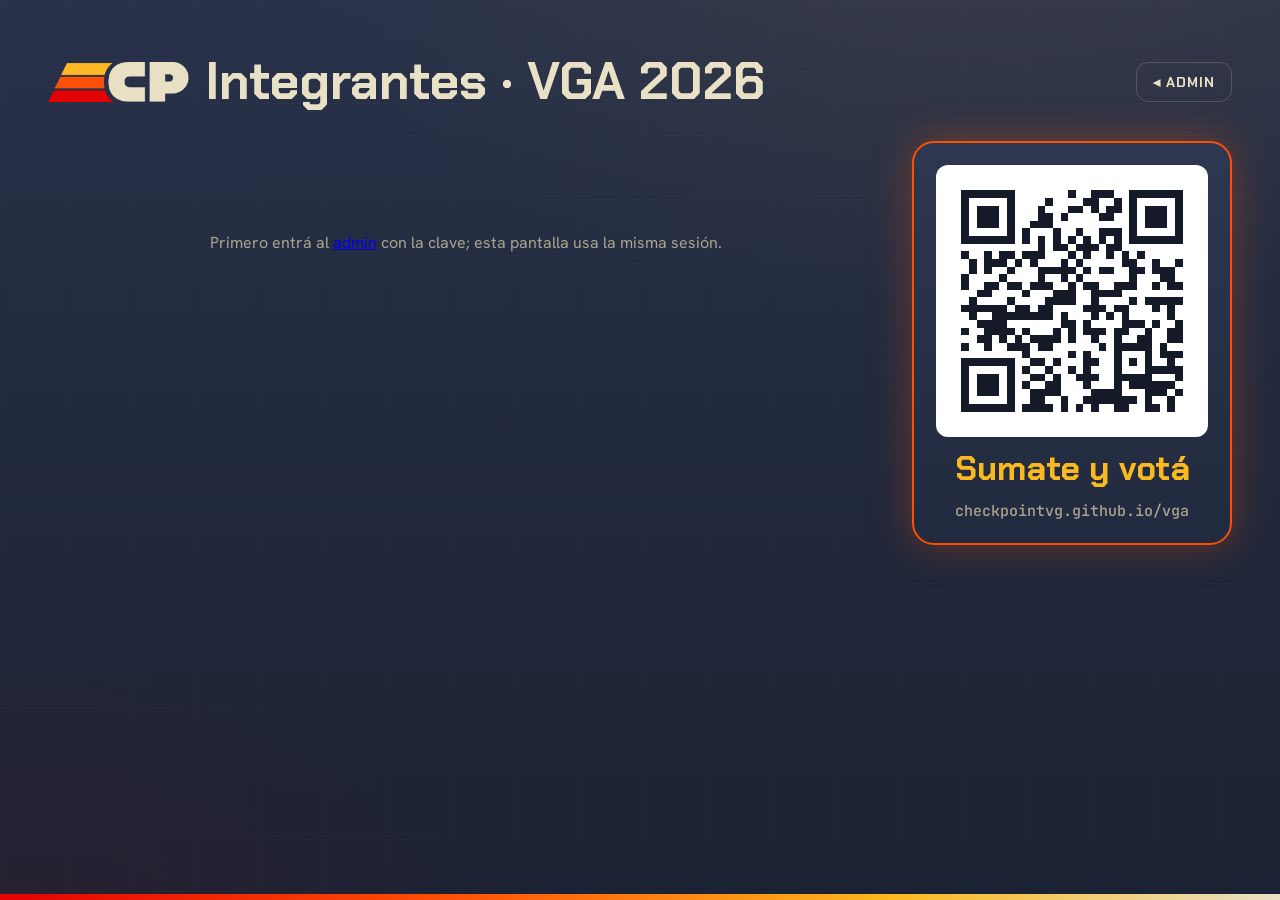
<file: integrantes.html>
<!DOCTYPE html>
<html lang="es">
<head>
<meta charset="UTF-8">
<meta name="viewport" content="width=device-width, initial-scale=1.0">
<meta name="robots" content="noindex">
<title>Integrantes · Pronósticos VGA 2026</title>
<link rel="icon" type="image/png" sizes="64x64" href="assets/favicon.png">
<link rel="preconnect" href="https://fonts.googleapis.com">
<link rel="preconnect" href="https://fonts.gstatic.com" crossorigin>
<link href="https://fonts.googleapis.com/css2?family=Chakra+Petch:wght@500;600;700&family=Hanken+Grotesk:wght@400;500;600;700&family=JetBrains+Mono:wght@500;700&display=swap" rel="stylesheet">
<link rel="stylesheet" href="styles.css?v=6d735504">
<style>
[hidden] { display: none !important; }
.app { max-width: 1880px; padding-bottom: 60px; }
.topbar { display: flex; align-items: center; gap: 16px; flex-wrap: wrap; margin-bottom: 26px; }
.topbar img { height: 40px; }
.topbar h1 { font: 700 clamp(30px, 4vw, 52px) var(--font-display); }
.topbar .spacer { flex: 1; }
.btn.sm { padding: 10px 16px; font-size: 14px; }
a.btn { text-decoration: none; }

.msg { margin: 10vh auto 0; width: min(520px, 100%); text-align: center; color: var(--muted); line-height: 1.5; }
.msg b { color: var(--text); }
.status { font-family: var(--font-mono); font-size: 15px; letter-spacing: 2px; color: var(--muted); text-transform: uppercase; min-height: 18px; margin-bottom: 14px; }
.status.err { color: var(--hot); }

/* integrantes (filtro + aciertos) */
.people { display: flex; flex-wrap: wrap; gap: 10px; margin-bottom: 28px; }
.person {
    display: inline-flex; align-items: baseline; gap: 10px; padding: 12px 24px; border-radius: 999px;
    background: rgba(34,42,62,0.8); border: 1px solid var(--panel-line); font: 600 25px var(--font-display); color: var(--text);
    transition: border-color .2s, background .2s;
}
.person:hover { border-color: rgba(251,185,32,0.4); }
.person small { font: 700 20px var(--font-mono); color: var(--accent); }
.person.on { border-color: var(--accent); background: rgba(251,185,32,0.14); }
.people .hint { align-self: center; font-family: var(--font-mono); font-size: 14px; letter-spacing: 2px; color: var(--dim); text-transform: uppercase; margin-left: 4px; }

.grid2 { display: grid; gap: 24px; grid-template-columns: 1fr; }
@media (min-width: 1300px) { .grid2 { grid-template-columns: 1fr 1fr; } }

.cat {
    border-radius: 20px; overflow: hidden;
    background: linear-gradient(180deg, rgba(46,56,80,0.85), rgba(34,42,62,0.85));
    border: 1px solid var(--panel-line);
}
.cat.done { border-color: rgba(253,80,6,0.45); }
.cat > header { display: flex; align-items: baseline; gap: 16px; padding: 22px 26px 14px; }
.cat .idx { font-family: var(--font-mono); font-size: 20px; color: var(--dim); width: 36px; }
.cat h3 { flex: 1; font: 600 34px var(--font-display); }
.cat .state { font-family: var(--font-mono); font-size: 18px; letter-spacing: 2px; text-transform: uppercase; color: var(--dim); text-align: right; }
.cat.done .state { color: var(--accent-2); }
.cat .rows { display: flex; flex-direction: column; gap: 10px; padding: 0 18px 18px; }

.row {
    display: flex; align-items: center; gap: 20px; padding: 10px 16px 10px 10px; border-radius: 16px;
    background: rgba(22,28,43,0.7); border: 1px solid var(--panel-line);
}
.row.zero { opacity: .45; }
.row.win { border-color: var(--accent); background: linear-gradient(90deg, rgba(253,80,6,0.22), rgba(22,28,43,0.85)); }
.row .thumb {
    position: relative; flex: none; width: 70px; aspect-ratio: 3 / 4; border-radius: 8px; overflow: hidden;
    background: #1c2334; display: grid; place-items: center; font: 700 20px var(--font-display); color: rgba(232,225,197,0.3);
}
.row .thumb img { position: absolute; inset: 0; width: 100%; height: 100%; object-fit: cover; max-width: none; max-height: none; }
.row .thumb img.wide { object-fit: contain; padding: 2px; }
.row .t { flex: 0 1 44%; min-width: 0; font: 600 26px/1.15 var(--font-display); }
.row .t small { display: block; font: italic 500 19px var(--font-body); color: var(--muted); }
.row .who { flex: 1; display: flex; flex-wrap: wrap; gap: 8px; justify-content: flex-end; }
.chip {
    padding: 6px 16px; border-radius: 999px; font: 600 22px var(--font-body);
    background: rgba(232,225,197,0.08); border: 1px solid rgba(232,225,197,0.14); color: var(--text);
}
.row.win .chip { background: rgba(253,80,6,0.25); border-color: rgba(253,80,6,0.6); }
.chip.hl { background: var(--accent); border-color: var(--accent); color: #141a28; }
.cat .none { padding: 0 26px 18px; font-size: 20px; color: var(--dim); font-style: italic; }

/* QR para sumarse, siempre a la vista */
.layout { display: grid; gap: 28px; grid-template-columns: minmax(0, 1fr); }
.join {
    display: flex; flex-direction: column; align-items: center; gap: 14px; padding: 22px; border-radius: 22px;
    background: linear-gradient(180deg, rgba(46,56,80,0.95), rgba(34,42,62,0.95));
    border: 2px solid var(--accent); box-shadow: 0 0 40px var(--glow); text-align: center;
}
.join img { width: 100%; max-width: 280px; aspect-ratio: 1; border-radius: 12px; background: #fff; padding: 10px; display: block; }
.join b { font: 700 34px/1.05 var(--font-display); color: var(--accent-2); }
.join span { font: 500 15px var(--font-mono); color: var(--muted); word-break: break-all; }
@media (min-width: 1100px) {
    .layout { grid-template-columns: minmax(0, 1fr) 320px; align-items: start; }
    .join { position: sticky; top: 24px; }
}
@media (max-width: 1099px) {
    .join { position: fixed; right: 16px; bottom: 16px; z-index: 50; padding: 12px; gap: 8px; width: 170px; }
    .join b { font-size: 20px; }
    .join span { display: none; }
}
</style>
</head>
<body>
<div class="fx" aria-hidden="true"><div class="grid"></div><div class="scan"></div></div>
<div class="hull-stripe" aria-hidden="true"></div>

<main class="app">
    <div class="topbar">
        <img src="assets/logo-mini.png" alt="Checkpoint">
        <h1>Integrantes · VGA 2026</h1>
        <span class="spacer"></span>
        <a class="btn ghost sm" href="admin.html">◂ Admin</a>
    </div>

    <div class="layout">
        <div>
            <div class="msg" id="noKey" hidden>Primero entrá al <a href="admin.html">admin</a> con la clave; esta pantalla usa la misma sesión.</div>
            <section id="panel" hidden>
                <div class="status" id="status" role="status"></div>
                <div class="people" id="people"></div>
                <div class="grid2" id="cats"></div>
            </section>
        </div>
        <aside class="join">
            <img src="assets/qr-vga.svg" alt="QR a checkpointvg.github.io/vga">
            <b>Sumate y votá</b>
            <span>checkpointvg.github.io/vga</span>
        </aside>
    </div>
</main>

<script src="config.js?v=ca9227f1"></script>
<script>
const $ = id => document.getElementById(id);
const esc = s => String(s).replace(/[&<>"]/g, c => ({ '&': '&amp;', '<': '&lt;', '>': '&gt;', '"': '&quot;' }[c]));
const pad = n => String(n).padStart(2, '0');
let key = '';
try { key = localStorage.getItem('vga2026-admin-key') || ''; } catch (e) {}
let data = null;
let foco = null; // alias resaltado

function setStatus(msg, err) { $('status').textContent = msg || ''; $('status').className = 'status' + (err ? ' err' : ''); }

async function load() {
    setStatus('Actualizando…');
    try {
        const r = await (await fetch(API_URL + '?' + new URLSearchParams({ action: 'integrantes', key }))).json();
        if (!r.ok) {
            if (r.error === 'clave inválida') { $('panel').hidden = true; $('noKey').hidden = false; return; }
            throw new Error(r.error || 'error');
        }
        data = r; render();
        setStatus('Actualizado ' + new Date().toLocaleTimeString('es-AR', { hour: '2-digit', minute: '2-digit', second: '2-digit' }));
    } catch (err) { setStatus('Error al leer la API: ' + err.message, true); }
}

function splitName(s) { const i = s.indexOf(' — '); return i < 0 ? { name: s, game: '' } : { name: s.slice(0, i), game: s.slice(i + 3) }; }
const initials = s => esc(s.replace(/^(The|A)\s+/i, '').split(/[\s:]+/).filter(w => /^[A-Za-z0-9]/.test(w)).slice(0, 2).map(w => w[0]).join('').toUpperCase());

function render() {
    const ints = data.integrantes || [], g = data.ganadores || {};
    const faltan = data.sinVoto || [], hoja = esc(data.hoja || 'Integrantes');
    if (!ints.length) {
        $('people').innerHTML = '';
        $('cats').innerHTML = `<div class="msg">${
            data.existeHoja === false ? `No existe la hoja <b>${hoja}</b>. Creala en la planilla con un nombre por fila en la columna A (igual al alias con el que votan).`
            : faltan.length ? `Ningún integrante votó todavía.<br>En la hoja <b>${hoja}</b>: ${faltan.map(esc).join(', ')}.`
            : `La hoja <b>${hoja}</b> está vacía. Poné un nombre por fila en la columna A (igual al alias con el que votan).`
        }</div>`;
        return;
    }
    const hayGanadores = Object.keys(g).length > 0;
    $('people').innerHTML = ints.map(p =>
        `<button type="button" class="person${p.alias === foco ? ' on' : ''}" data-alias="${esc(p.alias)}">${esc(p.alias)}${hayGanadores ? `<small>${p.puntos}</small>` : ''}</button>`
    ).join('') + `<span class="hint">${foco ? 'Tocá de nuevo para ver a todos' : 'Tocá uno para resaltarlo'}</span>`
      + (faltan.length ? `<span class="hint">· Sin votar: ${faltan.map(esc).join(', ')}</span>` : '');

    $('cats').innerHTML = CATS.map((c, i) => {
        const win = g[c.nombre];
        const sinVoto = ints.filter(p => !p.picks[c.nombre]).map(p => p.alias);
        const acertaron = win ? ints.filter(p => p.picks[c.nombre] === win).length : 0;
        const rows = c.nominados.map(n => {
            const { name, game } = splitName(n);
            const title = game || name;
            const who = ints.filter(p => p.picks[c.nombre] === n);
            return { n, name, game, title, who };
        }).sort((a, b) => (b.n === win) - (a.n === win) || b.who.length - a.who.length).map(r => `
            <div class="row${r.n === win ? ' win' : ''}${r.who.length ? '' : ' zero'}">
                <span class="thumb">${initials(r.title)}<img src="assets/covers/${slug(r.title)}.jpg" alt="" loading="lazy" onload="if(this.naturalWidth>this.naturalHeight)this.classList.add('wide')" onerror="this.remove()"></span>
                <span class="t">${esc(r.name)}${r.game ? `<small>${esc(r.game)}</small>` : ''}</span>
                <span class="who">${r.who.map(p => `<span class="chip${p.alias === foco ? ' hl' : ''}">${esc(p.alias)}</span>`).join('')}</span>
            </div>`).join('');
        return `<div class="cat${win ? ' done' : ''}">
            <header><span class="idx">${pad(i + 1)}</span><h3>${esc(c.nombre)}</h3>
                <span class="state">${win ? `${acertaron}/${ints.length} acertaron` : 'Pendiente'}</span></header>
            <div class="rows">${rows}</div>
            ${sinVoto.length ? `<div class="none">Sin voto: ${sinVoto.map(esc).join(', ')}</div>` : ''}
        </div>`;
    }).join('');
}

$('people').addEventListener('click', e => {
    const b = e.target.closest('.person'); if (!b) return;
    foco = foco === b.dataset.alias ? null : b.dataset.alias;
    render();
});

setInterval(() => { if (!$('panel').hidden && !document.hidden) load(); }, 30000);

if (key) { $('panel').hidden = false; load(); } else $('noKey').hidden = false;
</script>
<script src="toasty.js?v=925360a1" defer></script>
</body>
</html>
</file>
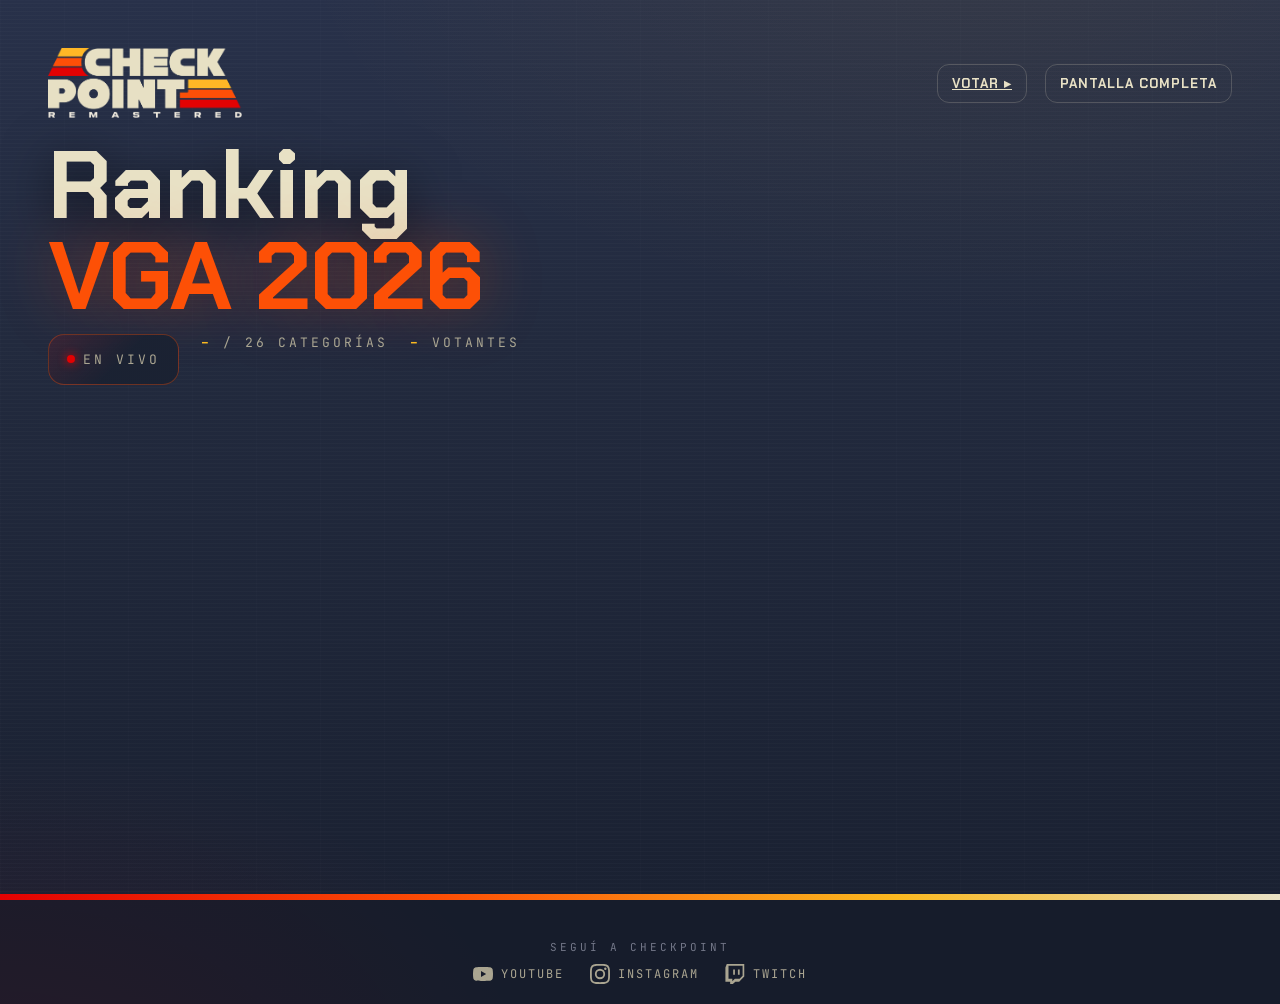
<file: ranking.html>
<!DOCTYPE html>
<html lang="es">
<head>
<meta charset="UTF-8">
<meta name="viewport" content="width=device-width, initial-scale=1.0">
<title>Ranking · Pronósticos VGA 2026</title>
<meta name="description" content="Ranking en vivo de los pronósticos de The Game Awards 2026 · Checkpoint Remastered.">
<meta property="og:type" content="website">
<meta property="og:site_name" content="Checkpoint Remastered">
<meta property="og:title" content="Ranking · Pronósticos VGA 2026">
<meta property="og:description" content="Ranking en vivo de los pronósticos de The Game Awards 2026 · Checkpoint Remastered.">
<meta property="og:url" content="https://checkpointvg.github.io/vga/ranking.html">
<meta property="og:image" content="https://checkpointvg.github.io/vga/assets/og.jpg">
<meta property="og:image:width" content="1200">
<meta property="og:image:height" content="630">
<meta property="og:locale" content="es_AR">
<meta name="twitter:card" content="summary_large_image">
<meta name="theme-color" content="#222a3e">
<link rel="icon" type="image/png" sizes="64x64" href="assets/favicon.png">
<link rel="apple-touch-icon" href="assets/apple-touch-icon.png">
<link rel="preconnect" href="https://fonts.googleapis.com">
<link rel="preconnect" href="https://fonts.gstatic.com" crossorigin>
<link href="https://fonts.googleapis.com/css2?family=Chakra+Petch:wght@500;600;700&family=Hanken+Grotesk:wght@400;500;600;700&family=JetBrains+Mono:wght@500;700&display=swap" rel="stylesheet">
<link rel="stylesheet" href="styles.css?v=6d735504">
<style>
.app { max-width: 1280px; padding-bottom: 110px; }
.top { display: flex; align-items: center; gap: 18px; flex-wrap: wrap; }
.top .logo { height: clamp(40px, 7vw, 70px); }
.top .spacer { flex: 1; }
.btn.sm { padding: 10px 14px; font-size: 13px; }

h1.title {
    margin-top: 22px; font: 700 clamp(40px, 8vw, 96px)/.95 var(--font-display); letter-spacing: -1px;
    text-shadow: 0 10px 50px rgba(0,0,0,0.6);
}
h1.title em { font-style: normal; color: var(--accent); text-shadow: 0 0 60px var(--glow); }
.meta {
    margin-top: 12px; display: flex; gap: 22px; flex-wrap: wrap;
    font-family: var(--font-mono); font-size: 13px; letter-spacing: 3px; color: var(--muted); text-transform: uppercase;
}
.meta b { color: var(--accent-2); }
.meta .live::before {
    content: ""; display: inline-block; width: 8px; height: 8px; border-radius: 50%; margin-right: 8px;
    background: var(--hot); box-shadow: 0 0 10px var(--hot); animation: blink 1.4s steps(2) infinite; vertical-align: 1px;
}
@keyframes blink { 50% { opacity: .3; } }

/* último ganador revelado */
.last {
    margin-top: 24px; display: flex; align-items: center; gap: 16px; padding: 12px 18px 12px 12px;
    border-radius: 16px; background: rgba(26,33,49,0.92); border: 1px solid rgba(251,185,32,0.3); border-left: 6px solid var(--accent);
    max-width: 640px;
}
.last[hidden] { display: none; }
.last .thumb { position: relative; flex: none; width: 54px; aspect-ratio: 3/4; border-radius: 8px; overflow: hidden; background: #1c2334; }
.last .thumb img { position: absolute; inset: 0; width: 100%; height: 100%; object-fit: cover; max-width: none; max-height: none; }
.last .thumb img.wide { object-fit: contain; padding: 4px; }
.last small { display: block; font-family: var(--font-mono); font-size: 11px; letter-spacing: 3px; color: var(--dim); text-transform: uppercase; }
.last b { display: block; margin-top: 4px; font: 700 clamp(19px, 2.6vw, 26px)/1.1 var(--font-display); }
.last span.cat { color: var(--accent-2); }
.last.flash { animation: flash 1.2s var(--ease-out-expo); }
@keyframes flash { 0% { box-shadow: 0 0 0 0 var(--glow); transform: scale(1.03); } 100% { box-shadow: 0 0 0 24px transparent; transform: none; } }

/* barras */
.board { position: relative; margin-top: 30px; }
.row {
    position: absolute; left: 0; right: 0; height: var(--rh);
    display: flex; align-items: center; gap: 14px;
    transition: transform .9s var(--ease-out-expo), opacity .5s;
}
.board { --rh: 58px; --gap: 10px; }
@media (min-width: 900px) { .board { --rh: 66px; --gap: 12px; } }
.row .pos {
    flex: none; width: 46px; text-align: right;
    font: 700 clamp(20px, 3vw, 30px) var(--font-display); color: var(--dim);
}
.row.p1 .pos { color: var(--accent-2); }
.row.p2 .pos, .row.p3 .pos { color: var(--text); }
.row .track {
    position: relative; flex: 1; height: 100%; border-radius: 12px; overflow: hidden;
    background: rgba(34,42,62,0.65); border: 1px solid var(--panel-line);
}
.row .bar {
    position: absolute; left: 0; top: 0; bottom: 0; width: 0; min-width: 6px; border-radius: 12px;
    background: linear-gradient(90deg, var(--hot), var(--accent) 55%, var(--accent-2));
    box-shadow: 0 0 30px -6px var(--glow);
    transition: width 1.1s var(--ease-out-expo);
}
.row:not(.p1) .bar { background: linear-gradient(90deg, rgba(227,1,2,0.75), rgba(253,80,6,0.75)); box-shadow: none; }
.row .label {
    position: absolute; left: 16px; right: 16px; top: 0; bottom: 0;
    display: flex; align-items: center; gap: 10px;
    font: 600 clamp(17px, 2.4vw, 24px) var(--font-display); text-shadow: 0 2px 8px rgba(0,0,0,0.6);
}
.row .label .alias { flex: 1; min-width: 0; overflow: hidden; text-overflow: ellipsis; white-space: nowrap; }
.row .label .goty { flex: none; font: 700 11px var(--font-mono); letter-spacing: 2px; color: #1a1208; background: var(--accent-2); padding: 3px 7px; border-radius: 6px; text-shadow: none; }
.row .pts { flex: none; width: 64px; font: 700 clamp(22px, 3vw, 32px) var(--font-display); color: var(--accent); text-align: left; }
.row .pts small { font: 500 12px var(--font-mono); color: var(--dim); margin-left: 2px; }
.row.enter { opacity: 0; }

.empty {
    margin-top: 40px; padding: 40px 20px; text-align: center; border-radius: 18px;
    border: 2px dashed rgba(253,80,6,0.35); color: var(--muted); font-size: 19px;
}
.empty b { display: block; margin-bottom: 6px; font: 700 26px var(--font-display); color: var(--text); }
.foot-note { margin-top: 18px; font-family: var(--font-mono); font-size: 11px; letter-spacing: 2px; color: var(--dim); text-transform: uppercase; }

.site-foot { transform: none !important; opacity: 1 !important; pointer-events: auto !important; position: static; margin-top: 30px; }

/* modo TV: sin controles, pensado para compartir pantalla */
body.tv .top .btn, body.tv .site-foot { display: none; }
</style>
</head>
<body>
<div class="fx" aria-hidden="true"><div class="grid"></div><div class="scan"></div></div>
<div class="hull-stripe" aria-hidden="true"></div>

<main class="app">
    <div class="top">
        <img class="logo" src="assets/logo-cierre.png" alt="Checkpoint Remastered">
        <span class="spacer"></span>
        <a class="btn ghost sm" href="./">Votar ▸</a>
        <button class="btn ghost sm" id="fsBtn" type="button">Pantalla completa</button>
    </div>

    <h1 class="title">Ranking<br><em>VGA 2026</em></h1>
    <div class="meta">
        <span class="live">En vivo</span>
        <span><b id="mReveladas">–</b> / 26 categorías</span>
        <span><b id="mVotantes">–</b> votantes</span>
    </div>

    <div class="last" id="last" hidden>
        <span class="thumb" id="lastThumb"></span>
        <div><small>Último ganador · <span class="cat" id="lastCat"></span></small><b id="lastWin"></b></div>
    </div>

    <div class="board" id="board" aria-live="polite"></div>
    <div class="empty" id="empty" hidden></div>
    <div class="foot-note" id="note"></div>
</main>

<footer class="site-foot">
    <small>Seguí a Checkpoint</small>
    <nav class="social" aria-label="Redes de Checkpoint">
        <a href="https://www.youtube.com/@CheckpointVG" target="_blank" rel="noopener" aria-label="YouTube"><svg viewBox="0 0 24 24"><path d="M23.5 6.2a3 3 0 0 0-2.1-2.1C19.5 3.6 12 3.6 12 3.6s-7.5 0-9.4.5A3 3 0 0 0 .5 6.2 31 31 0 0 0 0 12a31 31 0 0 0 .5 5.8 3 3 0 0 0 2.1 2.1c1.9.5 9.4.5 9.4.5s7.5 0 9.4-.5a3 3 0 0 0 2.1-2.1A31 31 0 0 0 24 12a31 31 0 0 0-.5-5.8zM9.6 15.6V8.4l6.2 3.6-6.2 3.6z"/></svg><span>YouTube</span></a>
        <a href="https://www.instagram.com/podcheckpoint/" target="_blank" rel="noopener" aria-label="Instagram"><svg viewBox="0 0 24 24"><path d="M12 2.2c3.2 0 3.6 0 4.8.1 3.2.1 4.8 1.7 4.9 4.9.1 1.3.1 1.6.1 4.8s0 3.6-.1 4.8c-.1 3.2-1.7 4.8-4.9 4.9-1.3.1-1.6.1-4.8.1s-3.6 0-4.8-.1c-3.3-.1-4.8-1.7-4.9-4.9C2.2 15.6 2.2 15.2 2.2 12s0-3.6.1-4.8C2.4 3.9 3.9 2.4 7.2 2.3 8.4 2.2 8.8 2.2 12 2.2zM12 0C8.7 0 8.3 0 7.1.1 2.7.3.3 2.7.1 7.1 0 8.3 0 8.7 0 12s0 3.7.1 4.9c.2 4.4 2.6 6.8 7 7 1.2.1 1.6.1 4.9.1s3.7 0 4.9-.1c4.4-.2 6.8-2.6 7-7 .1-1.2.1-1.6.1-4.9s0-3.7-.1-4.9c-.2-4.4-2.6-6.8-7-7C15.7 0 15.3 0 12 0zm0 5.8a6.2 6.2 0 1 0 0 12.4 6.2 6.2 0 0 0 0-12.4zM12 16a4 4 0 1 1 0-8 4 4 0 0 1 0 8zm6.4-11.8a1.4 1.4 0 1 0 0 2.9 1.4 1.4 0 0 0 0-2.9z"/></svg><span>Instagram</span></a>
        <a href="https://www.twitch.tv/checkpointvg" target="_blank" rel="noopener" aria-label="Twitch"><svg viewBox="0 0 24 24"><path d="M2.1 0 .5 4.2v17h5.7V24h3.2l3-2.8h4.6l6.1-6.1V0H2.1zm19 14.1-3.6 3.6h-5.7l-3 3v-3H4.2V2.1h16.9v12zM17.6 6.6v6.2h-2.1V6.6h2.1zm-5.7 0v6.2H9.8V6.6h2.1z"/></svg><span>Twitch</span></a>
    </nav>
</footer>

<script src="config.js?v=ca9227f1"></script>
<script>
const $ = id => document.getElementById(id);
const esc = s => String(s).replace(/[&<>"]/g, c => ({ '&': '&amp;', '<': '&lt;', '>': '&gt;', '"': '&quot;' }[c]));
const params = new URLSearchParams(location.search);
const DEMO = params.has('demo');          // ?demo → datos de prueba que cambian solos
if (params.has('tv')) document.body.classList.add('tv');  // ?tv → sin botones, para el stream
const POLL_MS = 10000;
const rows = new Map();                   // alias → elemento .row
let lastKey = '';

/* ---------- datos ---------- */
async function fetchData() {
    if (DEMO) return demoData();
    const r = await fetch(API_URL + '?' + new URLSearchParams({ action: 'ranking', limit: 10 }));
    return r.json();
}

let demo = null;
function demoData() {
    const names = ['diego_shepard', 'RionSteiner', 'lilia_psi', 'Fran', 'cammy_main', 'nemesis85', 'tomb_raidera', 'vault_boy', 'SnakeEater', 'pyramidhead', 'jill.sandwich', 'Mr.X'];
    if (!demo) demo = { rev: 0, pts: Object.fromEntries(names.map(n => [n, 0])), goty: {} };
    if (demo.rev < 26) {
        demo.rev++;
        names.forEach(n => { if (Math.random() < 0.55) demo.pts[n]++; });
        if (demo.rev === 26) names.forEach(n => { demo.goty[n] = Math.random() < 0.4; });
    }
    const list = names.map(n => ({ alias: n, puntos: demo.pts[n], goty: !!demo.goty[n] }))
        .sort((a, b) => b.puntos - a.puntos || b.goty - a.goty || a.alias.localeCompare(b.alias));
    list.forEach((r, i) => r.pos = i && list[i - 1].puntos === r.puntos && list[i - 1].goty === r.goty ? list[i - 1].pos : i + 1);
    const cat = CATS[demo.rev - 1];
    return { ok: true, votantes: 37, reveladas: demo.rev, total: 26,
        ultima: { categoria: cat.nombre, ganador: cat.nominados[demo.rev % cat.nominados.length], fecha: demo.rev },
        ranking: list.slice(0, 10) };
}

/* ---------- render ---------- */
function splitName(s) { const i = s.indexOf(' — '); return i < 0 ? { name: s, game: '' } : { name: s.slice(0, i), game: s.slice(i + 3) }; }

function render(d) {
    $('mReveladas').textContent = d.reveladas;
    $('mVotantes').textContent = d.votantes;

    // último ganador
    if (d.ultima) {
        const key = d.ultima.categoria + '|' + d.ultima.ganador;
        const { name, game } = splitName(d.ultima.ganador);
        $('lastCat').textContent = d.ultima.categoria;
        $('lastWin').textContent = d.ultima.ganador;
        $('lastThumb').innerHTML = `<img src="assets/covers/${slug(game || name)}.jpg" alt="" onload="if(this.naturalWidth>this.naturalHeight)this.classList.add('wide')" onerror="this.remove()">`;
        $('last').hidden = false;
        if (lastKey && key !== lastKey) { $('last').classList.remove('flash'); void $('last').offsetWidth; $('last').classList.add('flash'); }
        lastKey = key;
    } else $('last').hidden = true;

    // estados vacíos
    const empty = !d.votantes ? '<b>Todavía no hay votos</b>Compartí el link para que la gente vote.'
        : !d.reveladas ? '<b>Esperando el primer ganador…</b>El ranking arranca cuando se anuncie la primera categoría.' : '';
    $('empty').innerHTML = empty; $('empty').hidden = !empty;
    const list = empty ? [] : d.ranking.slice(0, 10);

    // barras: cada alias tiene su fila; se mueve con transform para que el reordenamiento se anime
    const board = $('board');
    const max = Math.max(1, d.reveladas);
    const seen = new Set();
    list.forEach((r, i) => {
        seen.add(r.alias);
        let el = rows.get(r.alias);
        if (!el) {
            el = document.createElement('div');
            el.className = 'row enter';
            el.innerHTML = `<span class="pos"></span><div class="track"><div class="bar"></div><div class="label"><span class="alias"></span></div></div><span class="pts"></span>`;
            el.querySelector('.alias').textContent = r.alias;
            el.style.transform = `translateY(calc(${list.length} * (var(--rh) + var(--gap))))`;
            board.appendChild(el);
            rows.set(r.alias, el);
            void el.offsetWidth;
        }
        el.classList.remove('enter', 'p1', 'p2', 'p3');
        if (r.pos <= 3) el.classList.add('p' + r.pos);
        el.style.transform = `translateY(calc(${i} * (var(--rh) + var(--gap))))`;
        el.querySelector('.pos').textContent = r.pos + 'º';
        el.querySelector('.pts').innerHTML = `${r.puntos}<small>pts</small>`;
        el.querySelector('.bar').style.width = (r.puntos / max * 100) + '%';
        const lbl = el.querySelector('.label');
        let badge = lbl.querySelector('.goty');
        if (r.goty && !badge) { badge = document.createElement('span'); badge.className = 'goty'; badge.textContent = 'GOTY ✓'; lbl.appendChild(badge); }
        if (!r.goty && badge) badge.remove();
    });
    rows.forEach((el, alias) => {
        if (!seen.has(alias)) { el.classList.add('enter'); setTimeout(() => { if (el.classList.contains('enter')) { el.remove(); rows.delete(alias); } }, 500); }
    });
    board.style.height = `calc(${list.length} * (var(--rh) + var(--gap)))`;
    $('note').textContent = list.length ? `Top 10 · 1 punto por acierto · desempata quien acertó GOTY` : '';
}

async function tick() {
    try {
        const d = await fetchData();
        if (d && d.ok) render(d);
    } catch (e) { /* reintenta en el próximo ciclo */ }
}
tick();
setInterval(() => { if (!document.hidden) tick(); }, DEMO ? 2500 : POLL_MS);

$('fsBtn').onclick = () => {
    if (document.fullscreenElement) document.exitFullscreen();
    else document.documentElement.requestFullscreen && document.documentElement.requestFullscreen();
};
</script>
<script src="toasty.js?v=925360a1" defer></script>
</body>
</html>
</file>
<file: styles.css>
/* ===========================================
   THEME — mismo esquema que la presentación de Galerians
   =========================================== */
:root {
    --stage-bg: #161c2b;
    --abyss: #1a2132;
    --navy: #222a3e;
    --panel: #2b3449;
    --panel-line: rgba(255,255,255,0.07);
    --text: #e8e1c5;
    --muted: #aaa591;
    --dim: #737788;
    --accent: #fd5006;
    --accent-2: #fbb920;
    --hot: #e30102;
    --glow: rgba(253,80,6,0.35);

    --font-display: 'Chakra Petch', sans-serif;
    --font-body: 'Hanken Grotesk', sans-serif;
    --font-mono: 'JetBrains Mono', monospace;
    --ease-out-expo: cubic-bezier(0.16, 1, 0.3, 1);
}
* { margin: 0; padding: 0; box-sizing: border-box; }
html, body { min-height: 100%; }
body {
    font-family: var(--font-body); color: var(--text);
    background:
        radial-gradient(1200px 700px at 78% -10%, rgba(251,185,32,0.07), transparent 60%),
        radial-gradient(900px 600px at 0% 110%, rgba(227,1,2,0.08), transparent 60%),
        linear-gradient(180deg, #28314a 0%, var(--navy) 38%, var(--abyss) 100%) fixed;
    background-color: var(--stage-bg);
    min-height: 100vh; min-height: 100dvh;
    -webkit-tap-highlight-color: transparent;
}
button { font: inherit; color: inherit; background: none; border: 0; cursor: pointer; }
@media (prefers-reduced-motion: reduce) {
    *, *::before, *::after { animation-duration: 0.01ms !important; transition-duration: 0.01ms !important; }
}

/* ===========================================
   ATMÓSFERA — grilla + scanlines + ondas + franja
   =========================================== */
.fx { position: fixed; inset: 0; pointer-events: none; z-index: 0; overflow: hidden; }
.fx .grid {
    position: absolute; inset: 0; opacity: .5;
    background-image:
        linear-gradient(rgba(255,255,255,0.025) 1px, transparent 1px),
        linear-gradient(90deg, rgba(255,255,255,0.025) 1px, transparent 1px);
    background-size: 64px 64px;
}
.fx .scan {
    position: absolute; inset: 0; mix-blend-mode: overlay;
    background: repeating-linear-gradient(0deg, rgba(255,255,255,0.018) 0 1px, transparent 1px 4px);
}
.sonar { position: absolute; left: 50%; top: 42%; width: 10px; height: 10px; transition: opacity 1s ease; }
body:not(.on-intro) .sonar { opacity: 0; }
.sonar span {
    position: absolute; left: 50%; top: 50%; width: 1500px; height: 1500px;
    margin: -750px 0 0 -750px; border-radius: 50%;
    border: 2px solid rgba(251,185,32,0.22);
    animation: ping 6s var(--ease-out-expo) infinite; transform: scale(0); opacity: 0;
}
.sonar span:nth-child(2) { animation-delay: 2s; border-color: rgba(253,80,6,0.18); }
.sonar span:nth-child(3) { animation-delay: 4s; }
@keyframes ping { 0% { transform: scale(0.05); opacity: .9; } 100% { transform: scale(1); opacity: 0; } }
.hull-stripe {
    position: fixed; left: 0; right: 0; bottom: 0; height: 6px; z-index: 30;
    background: linear-gradient(90deg, var(--hot), var(--accent) 35%, var(--accent-2) 70%, var(--text));
}

/* ===========================================
   LAYOUT
   =========================================== */
.app {
    position: relative; z-index: 1;
    max-width: 1180px; margin: 0 auto;
    padding: 28px 16px 120px;
    min-height: 100vh; min-height: 100dvh;
    display: flex; flex-direction: column;
}
@media (min-width: 720px) { .app { padding: 48px 48px 130px; } }

.screen { display: none; flex: 1; flex-direction: column; }
.screen.active { display: flex; }

/* Entrada escalonada (equivalente a .reveal de la presentación) */
.reveal {
    opacity: 0; transform: translateY(26px);
    transition: opacity .7s var(--ease-out-expo), transform .7s var(--ease-out-expo);
    transition-delay: calc(var(--d, 0) * 70ms + 60ms);
}
.screen.shown .reveal { opacity: 1; transform: none; }

/* ===========================================
   INTRO
   =========================================== */
#intro { align-items: center; justify-content: center; text-align: center; gap: 22px; }
#intro .logo { width: min(420px, 78vw); height: auto; }
#intro .meta {
    font-family: var(--font-mono); font-size: 13px; letter-spacing: 5px;
    color: var(--accent-2); text-transform: uppercase;
}
#intro h1 {
    font-family: var(--font-display); font-weight: 700; line-height: .95;
    font-size: clamp(46px, 10vw, 110px); letter-spacing: -1px;
    text-shadow: 0 10px 50px rgba(0,0,0,0.6);
}
#intro h1 em { font-style: normal; color: var(--accent); text-shadow: 0 0 60px var(--glow); }
#intro .sub { font-size: clamp(17px, 2.4vw, 22px); color: var(--muted); font-style: italic; max-width: 560px; }
.alias-box { display: flex; flex-direction: column; gap: 10px; width: min(440px, 100%); margin-top: 8px; }
.alias-box label {
    font-family: var(--font-mono); font-size: 12px; letter-spacing: 3px;
    color: var(--dim); text-transform: uppercase; text-align: left;
}
.alias-box input {
    width: 100%; padding: 16px 18px; border-radius: 12px;
    font: 600 20px var(--font-display); color: var(--text);
    background: rgba(26,33,50,0.9); border: 1px solid rgba(251,185,32,0.25);
    outline: none; transition: border-color .2s, box-shadow .2s;
}
.alias-box input:focus { border-color: var(--accent); box-shadow: 0 0 0 4px rgba(253,80,6,0.18); }
.alias-box .err { min-height: 18px; font-size: 14px; color: var(--hot); text-align: left; }

.btn {
    display: inline-flex; align-items: center; justify-content: center; gap: 10px;
    padding: 15px 26px; border-radius: 12px;
    font: 700 18px var(--font-display); letter-spacing: 1px; text-transform: uppercase;
    background: var(--accent); color: #1a1208;
    box-shadow: 0 14px 34px -12px var(--glow);
    transition: transform .2s var(--ease-out-expo), filter .2s, opacity .2s;
}
.btn:hover { filter: brightness(1.08); transform: translateY(-1px); }
.btn:active { transform: translateY(1px); }
.btn:disabled { opacity: .45; cursor: not-allowed; transform: none; }
.btn.ghost {
    background: transparent; color: var(--text);
    border: 1px solid rgba(232,225,197,0.2); box-shadow: none;
}
.btn.ghost:hover { border-color: var(--accent-2); color: var(--accent-2); }
:focus-visible { outline: 2px solid var(--accent-2); outline-offset: 3px; }

/* ===========================================
   CATEGORÍA
   =========================================== */
.head { display: flex; align-items: center; gap: 18px; margin-bottom: 8px; }
.head .bar { flex: none; width: 7px; align-self: stretch; min-height: 44px; background: var(--accent); box-shadow: 0 0 24px var(--glow); }
.head h2 {
    font-family: var(--font-display); font-weight: 700; line-height: 1;
    font-size: clamp(30px, 5.4vw, 60px); letter-spacing: -.5px;
}
.kicker {
    font-family: var(--font-mono); font-size: 12px; letter-spacing: 3px;
    color: var(--dim); text-transform: uppercase; margin: 0 0 22px 25px;
}
.kicker b { color: var(--accent-2); }

.cards { display: grid; gap: 14px; grid-template-columns: 1fr; }
@media (min-width: 640px) { .cards { grid-template-columns: repeat(2, 1fr); } }
@media (min-width: 980px) { .cards { grid-template-columns: repeat(3, 1fr); gap: 18px; } }

.card {
    position: relative; text-align: left; overflow: hidden;
    display: flex; flex-direction: column; justify-content: space-between; gap: 18px;
    flex-direction: row; justify-content: flex-start; gap: 0; padding: 0; border-radius: 16px;
    background: linear-gradient(180deg, rgba(46,56,80,0.85), rgba(34,42,62,0.85));
    border: 1px solid var(--panel-line);
    box-shadow: 0 30px 60px -30px rgba(0,0,0,0.7), inset 0 1px 0 rgba(255,255,255,0.04);
    transition: transform .35s var(--ease-out-expo), border-color .25s, box-shadow .25s, opacity .3s, filter .3s;
}
/* Portada (3:4) a la izquierda; si falta la imagen, se ven las iniciales */
.card .cover {
    position: relative; flex: none; width: 84px; aspect-ratio: 3 / 4; overflow: hidden;
    background: repeating-linear-gradient(135deg, rgba(255,255,255,0.03) 0 12px, transparent 12px 24px), #1c2334;
    display: grid; place-items: center;
    font: 700 26px var(--font-display); color: rgba(232,225,197,0.25);
}
.card .cover img {
    position: absolute; inset: 0; width: 100%; height: 100%; max-width: none; max-height: none;
    object-fit: cover; display: block;
    transition: transform .6s var(--ease-out-expo);
}
.card .cover::after { /* fundido hacia el cuerpo de la tarjeta */
    content: ""; position: absolute; inset: 0;
    background: linear-gradient(90deg, transparent 70%, rgba(34,42,62,0.55));
}
.card .cover img.wide { object-fit: contain; padding: 8px; background: #1c2334; } /* logos apaisados: no recortar */
.card:hover .cover img { transform: scale(1.05); }
.card .body {
    flex: 1; min-width: 0; padding: 12px 14px 12px 16px;
    display: flex; flex-direction: column; justify-content: space-between; gap: 8px;
}
@media (min-width: 640px) {
    .card .cover { width: 108px; }
    .card .body { padding: 16px 18px; }
}
@media (min-width: 980px) { .card .cover { width: 120px; } }
.card::before { /* franja lateral tipo logo */
    content: ""; position: absolute; left: 0; top: 0; bottom: 0; width: 4px; z-index: 2;
    background: linear-gradient(180deg, var(--accent-2), var(--accent) 50%, var(--hot));
    opacity: 0; transition: opacity .25s;
}
.card:hover { transform: translateY(-3px); border-color: rgba(251,185,32,0.3); }
.card:hover::before { opacity: .6; }
.card .num {
    font-family: var(--font-mono); font-size: 12px; letter-spacing: 2px; color: var(--dim);
    display: flex; justify-content: space-between; align-items: center;
}
.card .check {
    width: 26px; height: 26px; border-radius: 50%;
    border: 1.5px solid rgba(232,225,197,0.25);
    display: grid; place-items: center; transition: all .25s;
}
.card .check svg { width: 14px; height: 14px; opacity: 0; transform: scale(.4); transition: all .3s var(--ease-out-expo); }
.card .name { font-family: var(--font-display); font-weight: 600; font-size: clamp(19px, 2.2vw, 23px); line-height: 1.12; overflow-wrap: anywhere; }
.card .game { display: block; margin-top: 6px; font: italic 500 15px var(--font-body); color: var(--muted); }

.card.picked {
    border-color: var(--accent);
    background: linear-gradient(180deg, rgba(253,80,6,0.18), rgba(34,42,62,0.92));
    box-shadow: 0 0 0 1px var(--accent), 0 24px 50px -20px var(--glow);
}
.card.picked::before { opacity: 1; }
.card.picked .num { color: var(--accent-2); }
.card.picked .check { background: var(--accent); border-color: var(--accent); }
.card.picked .check svg { opacity: 1; transform: none; }
.cards.has-pick .card:not(.picked) { opacity: .6; filter: saturate(.7); }
.cards.has-pick .card:not(.picked):hover { opacity: 1; filter: none; }

.cat-nav { margin-top: 26px; display: flex; gap: 12px; flex-wrap: wrap; align-items: center; }
.cat-nav .spacer { flex: 1; }
.hint { font-family: var(--font-mono); font-size: 12px; letter-spacing: 2px; color: var(--dim); text-transform: uppercase; }
@media (max-width: 979px) { .hint { display: none; } }

/* ===========================================
   RESUMEN
   =========================================== */
.summary { display: grid; gap: 10px; grid-template-columns: 1fr; }
@media (min-width: 820px) { .summary { grid-template-columns: repeat(2, 1fr); } }
.row {
    display: flex; align-items: center; gap: 14px; text-align: left; width: 100%;
    padding: 14px 16px; border-radius: 12px;
    background: rgba(34,42,62,0.75); border: 1px solid var(--panel-line);
    transition: border-color .2s, transform .2s var(--ease-out-expo);
}
.row:hover { border-color: rgba(251,185,32,0.35); transform: translateX(3px); }
.row .idx { flex: none; font-family: var(--font-mono); font-size: 12px; color: var(--dim); width: 22px; }
.row .txt { flex: 1; min-width: 0; }
.row .cat { display: block; font-family: var(--font-mono); font-size: 11px; letter-spacing: 2px; color: var(--muted); text-transform: uppercase; }
.row .pick { display: block; margin-top: 4px; font-family: var(--font-display); font-weight: 600; font-size: 18px; line-height: 1.15; }
.row.empty .pick { color: var(--dim); font-style: italic; font-weight: 500; }
.row .edit { flex: none; font-family: var(--font-mono); font-size: 11px; letter-spacing: 2px; color: var(--accent-2); opacity: .7; }
.voter { font-family: var(--font-mono); font-size: 13px; letter-spacing: 2px; color: var(--muted); margin: 0 0 18px 25px; text-transform: uppercase; }
.voter b { color: var(--text); }
.send-bar { margin-top: 26px; display: flex; gap: 12px; flex-wrap: wrap; align-items: center; }
.send-bar .note { font-size: 14px; color: var(--muted); }
.send-bar .note.err { color: var(--hot); }

/* ===========================================
   FINAL
   =========================================== */
#done { align-items: center; justify-content: center; text-align: center; gap: 20px; }
#done .badge {
    font-family: var(--font-mono); font-size: 13px; letter-spacing: 5px; color: var(--accent-2); text-transform: uppercase;
}
#done h1 {
    font-family: var(--font-display); font-weight: 700; line-height: .95;
    font-size: clamp(50px, 11vw, 140px); color: var(--accent); text-shadow: 0 0 60px var(--glow);
}
#done p { font-size: 19px; color: var(--muted); max-width: 520px; }
#done .goty {
    margin-top: 6px; padding: 18px 26px; border-radius: 16px;
    background: rgba(26,33,49,0.9); border: 1px solid rgba(251,185,32,0.35); border-left: 6px solid var(--accent);
}
#done .goty small { display: block; font-family: var(--font-mono); font-size: 11px; letter-spacing: 3px; color: var(--dim); text-transform: uppercase; }
#done .goty b { display: block; margin-top: 6px; font-family: var(--font-display); font-size: 26px; }

/* ===========================================
   HUD inferior — progreso
   =========================================== */
.hud {
    position: fixed; left: 0; right: 0; bottom: 6px; z-index: 20;
    padding: 12px 16px; display: flex; align-items: center; gap: 16px;
    background: linear-gradient(0deg, rgba(22,28,43,0.96), rgba(22,28,43,0.75));
    backdrop-filter: blur(6px); -webkit-backdrop-filter: blur(6px);
    border-top: 1px solid var(--panel-line);
    font-family: var(--font-mono); font-size: 12px; letter-spacing: 3px; color: var(--dim); text-transform: uppercase;
    transition: transform .5s var(--ease-out-expo);
}
@media (min-width: 720px) { .hud { padding: 14px 48px; } }
body.on-intro .hud, body.on-done .hud { transform: translateY(120%); }
.hud img { height: 22px; width: auto; flex: none; }
.hud .track { flex: 1; height: 4px; border-radius: 4px; background: rgba(255,255,255,0.07); overflow: hidden; }
.hud .fill {
    height: 100%; width: 0; border-radius: 4px;
    background: linear-gradient(90deg, var(--hot), var(--accent) 50%, var(--accent-2));
    transition: width .6s var(--ease-out-expo);
}
.hud .count b { color: var(--accent); }
.hud .who { display: none; }
@media (min-width: 720px) { .hud .who { display: inline; max-width: 220px; overflow: hidden; text-overflow: ellipsis; white-space: nowrap; } }

/* ===========================================
   REDES — footer en inicio/final, íconos en el HUD durante la votación
   =========================================== */
.social { display: flex; align-items: center; gap: 6px; }
.social a {
    display: inline-flex; align-items: center; gap: 8px;
    padding: 8px 10px; border-radius: 10px; text-decoration: none;
    color: var(--muted); transition: color .2s, background .2s;
}
.social a:hover { color: var(--accent-2); background: rgba(251,185,32,0.08); }
.social svg { width: 20px; height: 20px; flex: none; fill: currentColor; }
.social span { font-family: var(--font-mono); font-size: 12px; letter-spacing: 2px; text-transform: uppercase; }
.site-foot {
    position: fixed; left: 0; right: 0; bottom: 6px; z-index: 20;
    display: flex; flex-direction: column; align-items: center; gap: 2px; padding: 10px 16px 12px;
    transition: transform .5s var(--ease-out-expo), opacity .4s;
}
.site-foot small { font-family: var(--font-mono); font-size: 11px; letter-spacing: 3px; color: var(--dim); text-transform: uppercase; }
body:not(.on-intro):not(.on-done) .site-foot { transform: translateY(120%); opacity: 0; pointer-events: none; }
@media (max-width: 479px) { .site-foot .social span { display: none; } .site-foot .social a { padding: 10px 14px; } }
.hud .social { margin-right: -8px; }
.hud .social a { padding: 6px; }
.hud .social svg { width: 18px; height: 18px; }

/* ===========================================
   CONFIRMACIÓN AL ELEGIR + CORTINA ENTRE CATEGORÍAS
   =========================================== */
.card.stamp { animation: pop .55s var(--ease-out-expo); }
.card.stamp .check { animation: checkPop .55s var(--ease-out-expo); }
.card.stamp::after { /* onda que sale de la tarjeta elegida */
    content: ""; position: absolute; inset: -1px; border-radius: 16px; pointer-events: none;
    box-shadow: 0 0 0 0 rgba(253,80,6,0.7); animation: ring .7s var(--ease-out-expo) forwards;
}
@keyframes pop { 0% { transform: scale(1); } 35% { transform: scale(1.035); } 100% { transform: scale(1); } }
@keyframes checkPop { 0% { transform: scale(.4); } 60% { transform: scale(1.3); } 100% { transform: scale(1); } }
@keyframes ring { to { box-shadow: 0 0 0 16px rgba(253,80,6,0); } }

.toast {
    position: fixed; left: 50%; bottom: 74px; z-index: 40; max-width: calc(100% - 32px);
    display: flex; align-items: center; gap: 10px; padding: 10px 16px 10px 12px; border-radius: 999px;
    background: #1a2131; border: 1px solid rgba(251,185,32,0.4); box-shadow: 0 18px 40px -12px rgba(0,0,0,0.7);
    font: 600 15px var(--font-display); white-space: nowrap;
    transform: translate(-50%, 20px); opacity: 0; pointer-events: none;
    transition: transform .4s var(--ease-out-expo), opacity .3s;
}
.toast.show { transform: translate(-50%, 0); opacity: 1; }
.toast .ok {
    flex: none; width: 22px; height: 22px; border-radius: 50%; background: var(--accent);
    display: grid; place-items: center; color: #1a1208; font-size: 13px; font-weight: 700;
}
.toast small { font: 500 11px var(--font-mono); letter-spacing: 2px; color: var(--muted); text-transform: uppercase; }
.toast span.t { overflow: hidden; text-overflow: ellipsis; min-width: 0; }

.wipe { position: fixed; inset: 0; z-index: 60; pointer-events: none; visibility: hidden; overflow: hidden; }
.wipe.fwd, .wipe.back { visibility: visible; pointer-events: auto; }
.wipe-panel {
    position: absolute; top: 0; bottom: 0; left: 0; right: 0;
    background:
        radial-gradient(900px 500px at 50% 50%, rgba(253,80,6,0.10), transparent 70%),
        linear-gradient(180deg, #28314a, var(--abyss));
    display: grid; place-items: center;
    transition: transform .4s cubic-bezier(.7, 0, .3, 1);
}
.wipe.fwd  .wipe-panel { transform: translateX(110%); }
.wipe.back .wipe-panel { transform: translateX(-110%); }
.wipe.in   .wipe-panel { transform: translateX(0); }
.wipe.fwd.out  .wipe-panel { transform: translateX(-110%); }
.wipe.back.out .wipe-panel { transform: translateX(110%); }
.wipe-panel .bands { position: absolute; top: 0; bottom: 0; width: 60px; display: flex; }
.wipe-panel .bands.l { right: 100%; }
.wipe-panel .bands.r { left: 100%; flex-direction: row-reverse; }
.wipe-panel .bands i { flex: 1; }
.wipe-panel .bands i:nth-child(1) { background: var(--hot); }
.wipe-panel .bands i:nth-child(2) { background: var(--accent); }
.wipe-panel .bands i:nth-child(3) { background: var(--accent-2); }
.wipe-txt { text-align: center; padding: 0 24px; }
.wipe-txt small {
    display: block; font: 700 14px var(--font-mono); letter-spacing: 5px; color: var(--accent-2); text-transform: uppercase;
}
.wipe-txt b {
    display: block; margin-top: 10px; font: 700 clamp(34px, 7vw, 76px)/1 var(--font-display); letter-spacing: -.5px;
    text-shadow: 0 10px 40px rgba(0,0,0,0.6);
}
.row.edited { border-color: var(--accent); animation: edited 1.6s var(--ease-out-expo); }
@keyframes edited { 0% { box-shadow: 0 0 0 0 rgba(253,80,6,0.6); background: rgba(253,80,6,0.22); } 100% { box-shadow: 0 0 0 14px rgba(253,80,6,0); } }

/* ===========================================
   COMPARTIR (pantalla final)
   =========================================== */
#done .share {
    margin-top: 10px; width: min(560px, 100%); padding: 18px 20px; border-radius: 16px;
    background: rgba(26,33,49,0.85); border: 1px solid var(--panel-line);
}
#done .share > small {
    display: block; margin-bottom: 14px; font-family: var(--font-mono); font-size: 11px;
    letter-spacing: 3px; color: var(--accent-2); text-transform: uppercase;
}
.share-body { display: flex; gap: 18px; align-items: center; }
.share-preview {
    flex: none; width: 108px; aspect-ratio: 9 / 16; border-radius: 10px; overflow: hidden;
    border: 1px solid rgba(251,185,32,0.35); background: var(--abyss);
    box-shadow: 0 14px 30px -14px rgba(0,0,0,.7); transform: rotate(-3deg);
    transition: transform .25s var(--ease-out-expo);
}
.share-preview:hover { transform: rotate(0) scale(1.04); }
.share-preview img { width: 100%; height: 100%; object-fit: cover; display: block; }
.share-actions { flex: 1; display: flex; flex-direction: column; gap: 12px; min-width: 0; }
.share-actions .btn { width: 100%; }
.share-actions .btn svg { width: 20px; height: 20px; }
.share-row { display: grid; grid-template-columns: repeat(4, minmax(0, 1fr)); gap: 8px; }
.share-ico {
    display: flex; flex-direction: column; align-items: center; gap: 5px; padding: 10px 4px;
    border-radius: 10px; border: 1px solid rgba(232,225,197,0.15); color: var(--text); text-decoration: none;
    font: 600 12px var(--font-body); cursor: pointer; transition: border-color .2s, color .2s, transform .2s;
}
.share-ico svg { width: 22px; height: 22px; fill: currentColor; }
.share-ico:hover { border-color: var(--accent-2); color: var(--accent-2); transform: translateY(-1px); }
#shareWa:hover { color: #25d366; border-color: #25d366; }
@media (max-width: 460px) {
    .share-preview { width: 84px; }
    .share-ico span { font-size: 11px; }
}

/* ===========================================
   EN VIVO + CALENDARIO
   =========================================== */
.live-slot { width: min(560px, 100%); }
.live {
    padding: 16px 18px; border-radius: 16px; text-align: left;
    background: linear-gradient(135deg, rgba(227,1,2,0.12), rgba(26,33,49,0.9) 55%);
    border: 1px solid rgba(253,80,6,0.35);
}
.live-head { display: flex; gap: 12px; align-items: flex-start; }
.live-head b { display: block; font: 700 19px/1.2 var(--font-display); color: var(--text); }
.live-head small { display: block; margin-top: 4px; font: 700 12px var(--font-mono); letter-spacing: 1.5px; color: var(--accent-2); text-transform: uppercase; }
.live-dot {
    flex: none; width: 12px; height: 12px; margin-top: 5px; border-radius: 50%; background: var(--hot);
    box-shadow: 0 0 0 0 rgba(227,1,2,.6); animation: livePulse 1.8s infinite;
}
@keyframes livePulse { 70% { box-shadow: 0 0 0 10px rgba(227,1,2,0); } 100% { box-shadow: 0 0 0 0 rgba(227,1,2,0); } }
.live-actions { display: flex; gap: 8px; margin-top: 14px; flex-wrap: wrap; }
.cal { position: relative; flex: 1 1 220px; }
.cal-btn { width: 100%; padding: 12px 16px; font-size: 15px; }
.cal-btn svg { width: 19px; height: 19px; }
.cal-menu {
    position: absolute; left: 0; right: 0; top: calc(100% + 6px); z-index: 20;
    display: flex; flex-direction: column; padding: 6px; border-radius: 12px;
    background: #1c2334; border: 1px solid rgba(251,185,32,0.35); box-shadow: 0 18px 40px -12px rgba(0,0,0,.7);
}
.cal-menu[hidden] { display: none; }
.cal-menu a { padding: 11px 12px; border-radius: 8px; color: var(--text); text-decoration: none; font: 600 15px var(--font-body); }
.cal-menu a:hover { background: rgba(253,80,6,0.15); color: var(--accent-2); }
.live-link {
    flex: 0 1 auto; display: inline-flex; align-items: center; gap: 8px; padding: 10px 14px; border-radius: 12px;
    border: 1px solid rgba(232,225,197,0.18); color: var(--text); text-decoration: none; font: 600 14px var(--font-body);
    transition: border-color .2s, color .2s;
}
.live-link svg { width: 20px; height: 20px; fill: currentColor; }
.live-link.tw:hover { color: #a970ff; border-color: #a970ff; }
.live-link.yt:hover { color: #ff3b3b; border-color: #ff3b3b; }
@media (max-width: 460px) { .live-link { flex: 1 1 0; justify-content: center; } }
/* con más contenido en inicio/final, el pie fijo tapa al scrollear: le damos fondo propio */
body.on-intro .site-foot, body.on-done .site-foot {
    bottom: 0; padding-bottom: 18px;
    background: linear-gradient(180deg, rgba(20,26,40,0) 0%, rgba(20,26,40,0.92) 38%, rgba(20,26,40,0.98) 100%);
}
</file>
